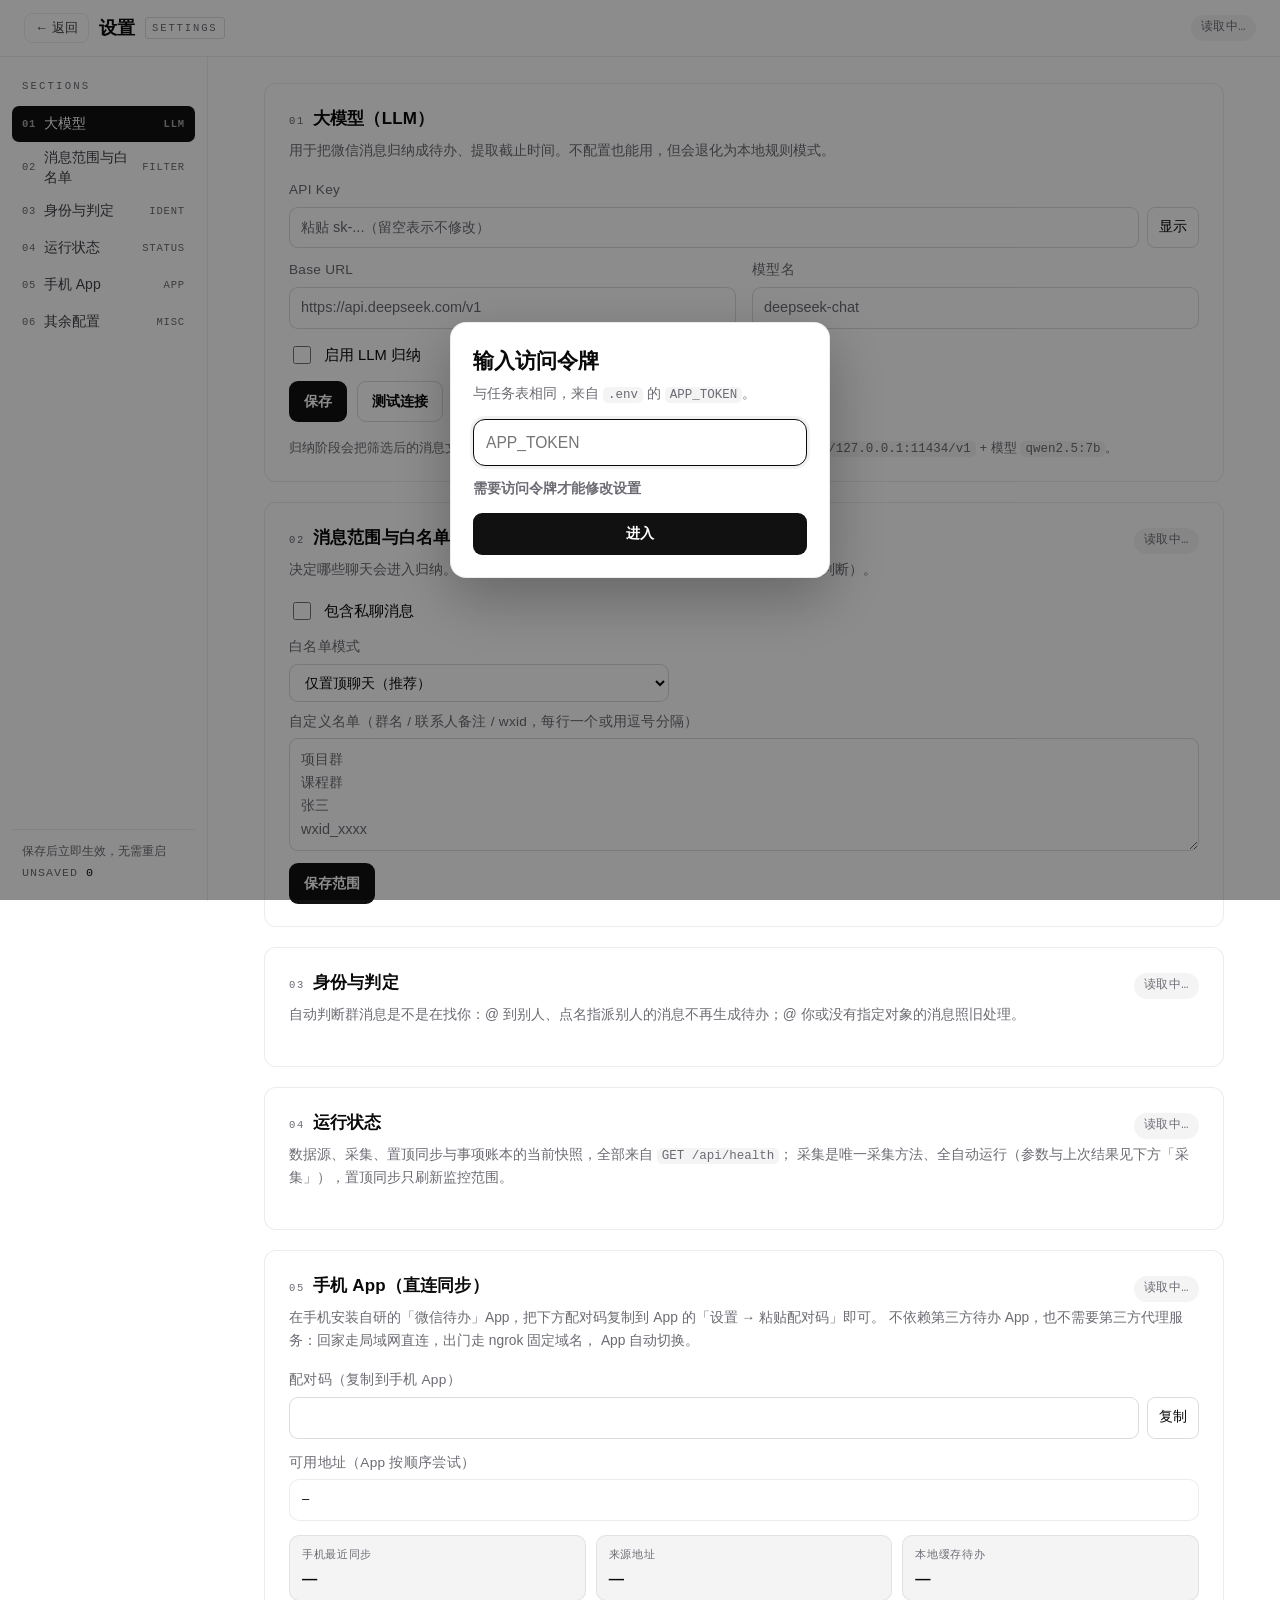
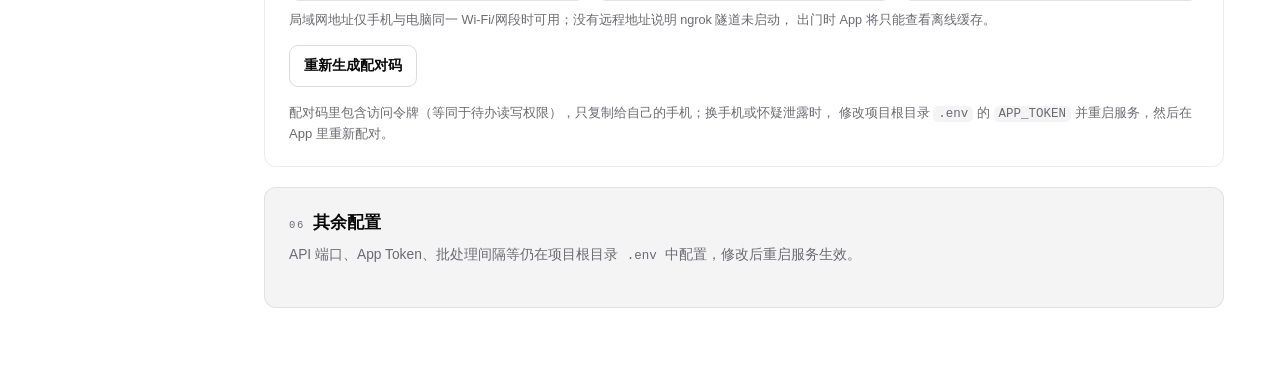
<file: web/settings.html>
<!doctype html>
<html lang="zh-CN">
<head>
  <meta charset="utf-8">
  <meta name="viewport" content="width=device-width, initial-scale=1, viewport-fit=cover">
  <meta name="theme-color" content="#ffffff">
  <meta name="robots" content="noindex">
  <title>设置 · 微信待办</title>
  <link rel="icon" href="./icons/icon-192.png">
  <link rel="stylesheet" href="./styles.css">
  <link rel="stylesheet" href="./settings.css?v=20261031-1">
</head>
<body class="settings-page">
  <header class="settings-header">
    <div class="settings-header__inner">
      <a class="back-link" href="./">← 返回</a>
      <h1>设置</h1>
      <span class="settings-tag">SETTINGS</span>
      <span class="settings-header__spacer"></span>
      <span id="llmStatus" class="status-pill status-pill--muted">读取中…</span>
    </div>
  </header>

  <div class="settings-shell">
    <aside class="settings-rail" aria-label="设置分区导航">
      <p class="settings-rail__label">SECTIONS</p>
      <nav class="settings-nav">
        <a class="settings-nav-item is-active" href="#sec-llm" data-target="sec-llm">
          <span class="settings-nav-item__idx">01</span>
          <span class="settings-nav-item__text">大模型</span>
          <span class="settings-nav-item__code">LLM</span>
        </a>
        <a class="settings-nav-item" href="#sec-filter" data-target="sec-filter">
          <span class="settings-nav-item__idx">02</span>
          <span class="settings-nav-item__text">消息范围与白名单</span>
          <span class="settings-nav-item__code">FILTER</span>
        </a>
        <a class="settings-nav-item" href="#sec-identity" data-target="sec-identity">
          <span class="settings-nav-item__idx">03</span>
          <span class="settings-nav-item__text">身份与判定</span>
          <span class="settings-nav-item__code">IDENT</span>
        </a>
        <a class="settings-nav-item" href="#sec-status" data-target="sec-status">
          <span class="settings-nav-item__idx">04</span>
          <span class="settings-nav-item__text">运行状态</span>
          <span class="settings-nav-item__code">STATUS</span>
        </a>
        <a class="settings-nav-item" href="#appCard" data-target="appCard">
          <span class="settings-nav-item__idx">05</span>
          <span class="settings-nav-item__text">手机 App</span>
          <span class="settings-nav-item__code">APP</span>
        </a>
        <a class="settings-nav-item" href="#sec-other" data-target="sec-other">
          <span class="settings-nav-item__idx">06</span>
          <span class="settings-nav-item__text">其余配置</span>
          <span class="settings-nav-item__code">MISC</span>
        </a>
      </nav>
      <div class="settings-rail__foot">
        <p>保存后立即生效，无需重启</p>
        <p class="settings-rail__mono">UNSAVED <b id="dirtyCount">0</b></p>
      </div>
    </aside>

    <main class="settings-main">
      <div class="settings-cards">
        <section class="card settings-section" id="sec-llm">
          <div class="card-head">
            <h2><span class="card-kicker">01</span>大模型（LLM）</h2>
            <span id="llmKeyHint" class="key-hint"></span>
          </div>
          <p class="card-desc">
            用于把微信消息归纳成待办、提取截止时间。不配置也能用，但会退化为本地规则模式。
          </p>

          <form id="llmForm" novalidate>
            <label class="field">
              <span>API Key</span>
              <div class="key-row">
                <input id="apiKey" type="password" autocomplete="new-password" spellcheck="false"
                       placeholder="粘贴 sk-...（留空表示不修改）">
                <button type="button" id="toggleKey" class="mini-btn">显示</button>
              </div>
            </label>

            <div class="field-row">
              <label class="field">
                <span>Base URL</span>
                <input id="baseUrl" type="url" autocomplete="off" spellcheck="false"
                       placeholder="https://api.deepseek.com/v1">
              </label>

              <label class="field">
                <span>模型名</span>
                <input id="model" type="text" autocomplete="off" spellcheck="false"
                       placeholder="deepseek-chat">
              </label>
            </div>

            <label class="switch-row">
              <input id="enabled" type="checkbox">
              <span>启用 LLM 归纳</span>
            </label>

            <p id="formError" class="form-error" hidden></p>

            <div class="form-actions">
              <button type="submit" id="saveBtn" class="btn-primary">保存</button>
              <button type="button" id="testBtn" class="btn-secondary">测试连接</button>
              <button type="button" id="clearBtn" class="btn-ghost">清除 Key</button>
            </div>
          </form>

          <p id="testResult" class="test-result" hidden></p>

          <p class="privacy-note">
            归纳阶段会把筛选后的消息文本发给你填写的 API。想完全本地运行，可填 Ollama：
            <code>http://127.0.0.1:11434/v1</code> + 模型 <code>qwen2.5:7b</code>。
          </p>
        </section>

        <section class="card settings-section" id="sec-filter">
          <div class="card-head">
            <h2><span class="card-kicker">02</span>消息范围与白名单</h2>
            <span id="filterStatus" class="status-pill status-pill--muted">读取中…</span>
          </div>
          <p class="card-desc">
            决定哪些聊天会进入归纳。置顶模式会自动同步微信里置顶的会话（群聊和私聊都按此判断）。
          </p>
          <form id="filterForm" novalidate>
            <label class="switch-row">
              <input id="includePrivate" type="checkbox">
              <span>包含私聊消息</span>
            </label>
            <label class="field field--sm">
              <span>白名单模式</span>
              <select id="whitelistMode" class="select-input">
                <option value="pinned">仅置顶聊天（推荐）</option>
                <option value="pinned_custom">置顶聊天 + 自定义名单</option>
                <option value="custom">仅自定义名单</option>
                <option value="all">全部群聊 / 私聊</option>
              </select>
            </label>
            <p id="pinnedInfo" class="hint-line"></p>
            <label class="field">
              <span>自定义名单（群名 / 联系人备注 / wxid，每行一个或用逗号分隔）</span>
              <textarea id="whitelist" class="textarea-input" rows="4"
                        placeholder="项目群&#10;课程群&#10;张三&#10;wxid_xxxx"></textarea>
            </label>
            <p id="filterError" class="form-error" hidden></p>
            <div class="form-actions">
              <button type="submit" id="filterSaveBtn" class="btn-primary">保存范围</button>
            </div>
          </form>
        </section>

        <section class="card settings-section" id="sec-identity">
          <div class="card-head">
            <h2><span class="card-kicker">03</span>身份与判定</h2>
            <span id="identityStatus" class="status-pill status-pill--muted">读取中…</span>
          </div>
          <p class="card-desc">
            自动判断群消息是不是在找你：@ 到别人、点名指派别人的消息不再生成待办；@ 你或没有指定对象的消息照旧处理。
          </p>

          <div id="identityError" class="identity-error" hidden>
            <p id="identityErrorText">读取身份设置失败。</p>
            <button type="button" id="identityRetryBtn" class="mini-btn">重试</button>
          </div>

          <div id="identityBody" hidden>
            <div class="identity-summary">
              <div class="identity-summary-item">
                <span>我的微信账号</span>
                <strong id="identityAccount" class="identity-account">—</strong>
              </div>
              <div class="identity-summary-item">
                <span>识别来源</span>
                <strong id="identitySource">—</strong>
              </div>
            </div>

            <div class="identity-chips-row">
              <span class="identity-chips-label">自动识别昵称</span>
              <div id="identityAutoNames" class="identity-chips"></div>
            </div>

            <form id="identityForm" novalidate>
              <label class="field">
                <span>手动别名（每行一个，也可用逗号分隔）</span>
                <textarea id="identityNames" class="textarea-input" rows="3"
                          placeholder="大王&#10;老王&#10;001大王"></textarea>
              </label>
              <p class="hint-line">
                外号、同音字、错别字写法都可以填在这里；自动识别到的昵称不用重复填写。
              </p>

              <label class="field">
                <span>我的 wxid（可选，留空表示自动识别）</span>
                <input id="identityWxid" class="mono-input" type="text" autocomplete="off"
                       spellcheck="false" placeholder="留空表示自动识别（推荐）">
              </label>

              <label class="switch-row">
                <input id="identityFilter" type="checkbox">
                <span>启用「@/点名」过滤（指向他人的消息直接丢弃）</span>
              </label>
              <label class="switch-row">
                <input id="identityFuzzy" type="checkbox">
                <span>开启错别字 / 同音模糊匹配</span>
              </label>

              <p id="identityFormError" class="form-error" hidden></p>

              <div class="form-actions">
                <button type="submit" id="identitySaveBtn" class="btn-primary">保存身份与判定</button>
                <button type="button" id="identityRefreshBtn" class="btn-secondary">刷新身份</button>
              </div>
            </form>

            <div class="identity-subsection">
              <div class="identity-subhead">
                <h3 class="identity-subtitle">各群「我的群昵称」</h3>
                <span id="identityGroupsHint" class="key-hint"></span>
              </div>
              <div class="identity-table-wrap">
                <table class="identity-table" id="identityGroupsTable" hidden>
                  <thead>
                    <tr>
                      <th>群名</th>
                      <th>我的群昵称</th>
                      <th>成员</th>
                      <th>更新时间</th>
                      <th>状态</th>
                    </tr>
                  </thead>
                  <tbody id="identityGroupsBody"></tbody>
                </table>
              </div>
              <p id="identityGroupsEmpty" class="hint-line">
                还没有群成员缓存：收到该群消息或点「刷新身份」后显示。
              </p>
            </div>

            <div class="identity-subsection">
              <div class="identity-subhead">
                <h3 class="identity-subtitle">判定测试</h3>
                <span id="identityCheckHint" class="key-hint">不改动任何数据</span>
              </div>
              <p class="hint-line">
                粘贴一条群消息，先用规则判断它会「需要我参与 / @所有人 / 指向他人 / 未指定」。
              </p>
              <label class="field">
                <span>消息原文</span>
                <textarea id="identityCheckText" class="textarea-input" rows="2"
                          placeholder="@001大王 明天交表"></textarea>
              </label>
              <label class="field">
                <span>按哪个群判定（可选）</span>
                <select id="identityCheckGroup" class="select-input">
                  <option value="">不指定群（只用全局别名）</option>
                </select>
              </label>
              <div class="identity-examples">
                <button type="button" class="mini-btn" data-example="@001大王 明天交表">示例：@我</button>
                <button type="button" class="mini-btn" data-example="@某某 你去交一下表">示例：@别人</button>
                <button type="button" class="mini-btn" data-example="明天下午三点开会">示例：没指定对象</button>
              </div>
              <div class="form-actions">
                <button type="button" id="identityCheckBtn" class="btn-secondary">开始判定</button>
              </div>
              <p id="identityCheckError" class="test-result err" hidden></p>
              <div id="identityCheckResult" class="identity-result" hidden>
                <div class="identity-result-head">
                  <span id="identityVerdictBadge" class="identity-badge">—</span>
                  <span id="identityVerdictSource" class="key-hint"></span>
                </div>
                <dl class="identity-result-meta">
                  <div><dt>原因</dt><dd id="identityVerdictReason">—</dd></div>
                  <div><dt>命中对象</dt><dd id="identityVerdictTargets">—</dd></div>
                  <div><dt>群昵称</dt><dd id="identityVerdictNickname">—</dd></div>
                  <div><dt>成员数</dt><dd id="identityVerdictMembers">—</dd></div>
                </dl>
              </div>
            </div>

            <div class="identity-subsection">
              <div class="identity-subhead">
                <h3 class="identity-subtitle">最近过滤</h3>
                <span id="identityDropsCount" class="key-hint"></span>
              </div>
              <p id="identityJudgments" class="identity-meta-line"></p>
              <div class="identity-table-wrap">
                <table class="identity-table identity-table--drops" id="identityDropsTable" hidden>
                  <thead>
                    <tr>
                      <th>时间</th>
                      <th>群</th>
                      <th>发送者</th>
                      <th>命中对象</th>
                      <th>原文</th>
                    </tr>
                  </thead>
                  <tbody id="identityDropsBody"></tbody>
                </table>
              </div>
              <p id="identityDropsEmpty" class="hint-line">暂无过滤记录。</p>
            </div>
          </div>
        </section>

        <section class="card settings-section" id="sec-status">
          <div class="card-head">
            <h2><span class="card-kicker">04</span>运行状态</h2>
            <span id="statusPill" class="status-pill status-pill--muted">读取中…</span>
          </div>
          <p class="card-desc">
            数据源、采集、置顶同步与事项账本的当前快照，全部来自 <code>GET /api/health</code>；
            采集是唯一采集方法、全自动运行（参数与上次结果见下方「采集」），置顶同步只刷新监控范围。
          </p>

          <div id="statusError" class="identity-error" hidden>
            <p id="statusErrorText">读取运行状态失败。</p>
            <button type="button" id="statusRetryBtn" class="mini-btn">重试</button>
          </div>

          <div id="statusBody" hidden>
            <div class="identity-subsection">
              <div class="identity-subhead">
                <h3 class="identity-subtitle">数据源</h3>
              </div>
              <div class="caldav-meta status-grid">
                <div class="caldav-meta-item">
                  <span>类型</span>
                  <strong id="statusSourceType">—</strong>
                </div>
                <div class="caldav-meta-item">
                  <span>连接</span>
                  <strong id="statusSourceConnected">—</strong>
                </div>
                <div class="caldav-meta-item">
                  <span>上次采集</span>
                  <strong id="statusLastCollect">—</strong>
                </div>
                <div class="caldav-meta-item">
                  <span>最近消息</span>
                  <strong id="statusLastEvent">—</strong>
                </div>
              </div>
              <p id="statusSourceError" class="test-result err" hidden></p>
            </div>

            <div class="identity-subsection">
              <div class="identity-subhead">
                <h3 class="identity-subtitle">采集</h3>
                <span id="statusCatchupHint" class="key-hint"></span>
              </div>
              <div class="caldav-meta status-grid">
                <div class="caldav-meta-item">
                  <span>模式</span>
                  <strong id="statusCatchupMode">—</strong>
                </div>
                <div class="caldav-meta-item">
                  <span>间隔</span>
                  <strong id="statusCatchupInterval">—</strong>
                </div>
                <div class="caldav-meta-item">
                  <span>最小回看</span>
                  <strong id="statusCatchupLookback">—</strong>
                </div>
                <div class="caldav-meta-item">
                  <span>单会话最长回看</span>
                  <strong id="statusCatchupMax">—</strong>
                </div>
                <div class="caldav-meta-item">
                  <span>新会话回看</span>
                  <strong id="statusCatchupEmpty">—</strong>
                </div>
                <div class="caldav-meta-item">
                  <span>分页大小</span>
                  <strong id="statusCatchupPageSize">—</strong>
                </div>
                <div class="caldav-meta-item">
                  <span>每轮预算</span>
                  <strong id="statusCatchupBudget">—</strong>
                </div>
                <div class="caldav-meta-item">
                  <span>启动额外回补</span>
                  <strong id="statusCatchupBackfill">—</strong>
                </div>
                <div class="caldav-meta-item">
                  <span>晚到消息深扫</span>
                  <strong id="statusDeepScan">—</strong>
                </div>
                <div class="caldav-meta-item">
                  <span>会话水位</span>
                  <strong id="statusCatchupWatermarks">—</strong>
                </div>
                <div class="caldav-meta-item">
                  <span>localId 游标</span>
                  <strong id="statusCursorSessions">—</strong>
                </div>
                <div class="caldav-meta-item">
                  <span>待处理消息</span>
                  <strong id="statusCollectPendingMessages">—</strong>
                </div>
                <div class="caldav-meta-item">
                  <span>待处理会话</span>
                  <strong id="statusCollectPendingSessions">—</strong>
                </div>
                <div class="caldav-meta-item">
                  <span>重试上限</span>
                  <strong id="statusMaxAttempts">—</strong>
                </div>
                <div class="caldav-meta-item">
                  <span>失败队列</span>
                  <strong id="statusFailedMessages">—</strong>
                </div>
                <div class="caldav-meta-item">
                  <span>失败会话</span>
                  <strong id="statusFailedSessions">—</strong>
                </div>
                <div class="caldav-meta-item">
                  <span>采集降级</span>
                  <strong id="statusDegraded">—</strong>
                </div>
                <div class="caldav-meta-item">
                  <span>LLM 分片/回退</span>
                  <strong id="statusLlmFallback">—</strong>
                </div>
                <div class="caldav-meta-item">
                  <span>抽取上限</span>
                  <strong id="statusCapHits">—</strong>
                </div>
                <div class="caldav-meta-item">
                  <span>未生成待办</span>
                  <strong id="statusMessagesWithoutTask">—</strong>
                </div>
                <div class="caldav-meta-item">
                  <span>上次深扫</span>
                  <strong id="statusDeepScanLast">—</strong>
                </div>
                <div class="caldav-meta-item">
                  <span>分页读取放大</span>
                  <strong id="statusReadAmplification">—</strong>
                </div>
              </div>
              <p id="statusCatchupLast" class="hint-line">上次采集：尚未执行</p>
              <p class="hint-line">
                采集全自动运行：启动 8 秒后先按 localId 游标采集一次，之后每轮按游标续采
                （首次建立游标时按时间水位回看，能兜住「写入晚、业务时间旧」的晚到消息）；
                每轮拿到消息后在同一轮内按 LLM 批大小（<code>LLM_BATCH_MESSAGES</code>，默认 40 条/批）分片多次归并，
                同轮新建的待办合并成一条推送；
                单条消息处理失败最多重试「重试上限」次，超限进入失败队列并告警，
                不再阻塞同一会话的后续消息。
              </p>
              <p class="hint-line">
                降级 / 抽取上限 / 未生成待办数只表示本轮待办可能不完整（消息本身没有丢）；
                「分页读取放大」是分页读到的行数与重复行数，只用于观察读取量，不是数据错误。
              </p>
              <div class="form-actions">
                <button type="button" id="retryFailedBtn" class="btn-secondary">重试失败队列</button>
              </div>
              <p id="retryFailedResult" class="test-result" hidden></p>
            </div>

            <div class="identity-subsection">
              <div class="identity-subhead">
                <h3 class="identity-subtitle">置顶</h3>
                <span id="statusPinnedHint" class="key-hint"></span>
              </div>
              <div class="caldav-meta status-grid">
                <div class="caldav-meta-item">
                  <span>模式</span>
                  <strong id="statusWhitelistMode">—</strong>
                </div>
                <div class="caldav-meta-item">
                  <span>置顶数</span>
                  <strong id="statusPinnedCount">—</strong>
                </div>
                <div class="caldav-meta-item">
                  <span>就绪</span>
                  <strong id="statusPinnedReady">—</strong>
                </div>
              </div>
              <div class="form-actions">
                <button type="button" id="pinnedRefreshBtn" class="btn-secondary">同步置顶</button>
              </div>
              <p id="pinnedResult" class="test-result" hidden></p>
            </div>

            <div class="identity-subsection">
              <div class="identity-subhead">
                <h3 class="identity-subtitle">事项账本</h3>
              </div>
              <div class="caldav-meta status-grid">
                <div class="caldav-meta-item">
                  <span>开放事项</span>
                  <strong id="statusEventsOpen">—</strong>
                </div>
                <div class="caldav-meta-item">
                  <span>待处理会话</span>
                  <strong id="statusBufferedSessions">—</strong>
                </div>
                <div class="caldav-meta-item">
                  <span>待处理消息</span>
                  <strong id="statusBufferedMessages">—</strong>
                </div>
              </div>
            </div>

            <div class="identity-subsection">
              <div class="identity-subhead">
                <h3 class="identity-subtitle">概况</h3>
                <span id="statusVersion" class="key-hint"></span>
              </div>
              <div class="caldav-meta status-grid">
                <div class="caldav-meta-item">
                  <span>LLM</span>
                  <strong id="statusLlm">—</strong>
                </div>
                <div class="caldav-meta-item">
                  <span>待办</span>
                  <strong id="statusTasksPending">—</strong>
                </div>
              </div>
            </div>

            <div class="status-foot">
              <p class="hint-line">数字为服务端最近一次统计，点「刷新状态」重新读取；采集为全自动运行，明细见「采集」。</p>
              <div class="form-actions">
                <button type="button" id="statusRefreshBtn" class="btn-ghost">刷新状态</button>
              </div>
            </div>
          </div>
        </section>

        <section class="card settings-section" id="appCard">
          <div class="card-head">
            <h2><span class="card-kicker">05</span>手机 App（直连同步）</h2>
            <span id="appStatus" class="status-pill status-pill--muted">读取中…</span>
          </div>
          <p class="card-desc">
            在手机安装自研的「微信待办」App，把下方配对码复制到 App 的「设置 → 粘贴配对码」即可。
            不依赖第三方待办 App，也不需要第三方代理服务：回家走局域网直连，出门走 ngrok 固定域名，
            App 自动切换。
          </p>

          <div class="caldav-grid">
            <div class="caldav-row caldav-row--wide">
              <span class="caldav-label">配对码（复制到手机 App）</span>
              <div class="key-row">
                <input id="appPairCode" class="mono-input" type="text" readonly
                       autocomplete="off" spellcheck="false" aria-label="手机 App 配对码">
                <button type="button" id="appCopyCode" class="mini-btn">复制</button>
              </div>
            </div>
            <div class="caldav-row caldav-row--wide">
              <span class="caldav-label">可用地址（App 按顺序尝试）</span>
              <div id="appEndpoints" class="code-block app-endpoints" style="margin:0;white-space:pre-wrap">—</div>
            </div>
          </div>

          <div class="caldav-meta">
            <div class="caldav-meta-item">
              <span>手机最近同步</span>
              <strong id="appLastSync">—</strong>
            </div>
            <div class="caldav-meta-item">
              <span>来源地址</span>
              <strong id="appLastSyncClient">—</strong>
            </div>
            <div class="caldav-meta-item">
              <span>本地缓存待办</span>
              <strong id="appTaskCount">—</strong>
            </div>
          </div>

          <p class="hint-line" id="appPairHint">
            局域网地址仅手机与电脑同一 Wi-Fi/网段时可用；没有远程地址说明 ngrok 隧道未启动，
            出门时 App 将只能查看离线缓存。
          </p>
          <div class="form-actions">
            <button type="button" id="appPairReloadBtn" class="btn-secondary">重新生成配对码</button>
          </div>
          <p class="privacy-note">
            配对码里包含访问令牌（等同于待办读写权限），只复制给自己的手机；换手机或怀疑泄露时，
            修改项目根目录 <code>.env</code> 的 <code>APP_TOKEN</code> 并重启服务，然后在 App 里重新配对。
          </p>
        </section>

        <section class="card card--muted settings-section" id="sec-other">
          <div class="card-head">
            <h2><span class="card-kicker">06</span>其余配置</h2>
          </div>
          <p class="card-desc">
            API 端口、App Token、批处理间隔等仍在项目根目录 <code>.env</code> 中配置，修改后重启服务生效。
          </p>
        </section>
      </div>
    </main>
  </div>

  <div id="dirtyBar" class="save-bar" hidden role="region" aria-label="未保存修改">
    <div class="save-bar__inner">
      <span class="save-bar__dot" aria-hidden="true"></span>
      <span class="save-bar__text">有未保存修改</span>
      <span id="dirtySections" class="save-bar__sections" aria-live="polite"></span>
      <span class="save-bar__spacer"></span>
      <button type="button" id="dirtySaveBtn" class="btn-primary">保存</button>
      <button type="button" id="dirtyDiscardBtn" class="btn-secondary">放弃</button>
    </div>
  </div>

  <div id="authOverlay" class="auth-overlay" hidden>
    <form id="authForm" class="auth-dialog">
      <h2>输入访问令牌</h2>
      <p>与任务表相同，来自 <code>.env</code> 的 <code>APP_TOKEN</code>。</p>
      <input id="tokenInput" type="password" autocomplete="current-password" placeholder="APP_TOKEN">
      <p id="authError" class="form-error" hidden></p>
      <button type="submit" class="btn-primary">进入</button>
    </form>
  </div>

  <div id="toast" class="toast" hidden></div>
  <script src="./settings.js?v=20261031-2" defer></script>
</body>
</html>
</file>
<file: web/styles.css>
/* 微信待办 · 样式表
   白底黑白极简；移动端保持原布局（仅配色），桌面 ≥1024px 为三栏 + 详情栏 sci-fi 装饰。
   分节顺序：设计变量 → 基础 → 布局骨架 → 顶栏 → 标签栏 → 列表与卡片 → 详情 → 弹层/Toast →
             响应式 → 桌面三栏 → sci-fi 详情栏 → 宽屏占比 → 批量选择。
   注：2026-10-25 一次编码事故导致部分中文分节注释丢失（CSS 功能未受影响），此索引为补写。
*/


:root {
  color-scheme: light dark;

  --bg: #ffffff;
  --surface: #ffffff;
  --surface-hover: #fafafa;
  --surface-2: #f4f4f5;
  --surface-3: #ebebed;
  --top-bg: rgba(255, 255, 255, .88);
  --bg-glow: rgba(0, 0, 0, .03);
  --text: #0a0a0a;
  --text-2: #3f3f46;
  --text-3: #6b6b73;
  --muted: #6b6b73;
  --border: rgba(0, 0, 0, .075);
  --border-strong: rgba(0, 0, 0, .16);
  --check-border: rgba(0, 0, 0, .3);
  --line: rgba(0, 0, 0, .075);
  --line-2: rgba(0, 0, 0, .14);
  --hairline: rgba(0, 0, 0, .075);
  --hairline-strong: rgba(0, 0, 0, .22);
  --hover: rgba(0, 0, 0, .04);
  --hover-strong: rgba(0, 0, 0, .055);
  --track: rgba(0, 0, 0, .08);
  --dot-grid: rgba(0, 0, 0, .55);
  --hud-line: rgba(0, 0, 0, .32);
  --orbit-line: rgba(0, 0, 0, .16);
  --orbit-line-2: rgba(0, 0, 0, .13);
  --orbit-line-3: rgba(0, 0, 0, .1);
  --orbit-dial: rgba(0, 0, 0, .28);
  --orbit-core-ring: rgba(0, 0, 0, .22);
  --mark-line: rgba(0, 0, 0, .45);
  --mark-core: #0a0a0a;
  --selection: rgba(0, 0, 0, .12);
  --scroll-thumb: rgba(0, 0, 0, .16);

  --accent: #111111;
  --accent-ink: #ffffff;
  --green: #111111;
  --green-dark: #000000;
  --green-text: #111111;
  --green-soft: rgba(0, 0, 0, .055);
  --danger: #111111;
  --danger-soft: rgba(0, 0, 0, .05);
  --danger-border: rgba(0, 0, 0, .2);
  --warn: #3f3f46;
  --warn-soft: rgba(0, 0, 0, .05);

  --due-today: #3f3f46;
  --due-tomorrow: #3f3f46;
  --due-overdue: #111111;
  --due-normal: #52525b;
  --priority-high: #111111;
  --priority-normal: #52525b;
  --priority-low: #a1a1aa;

  --shadow-card: 0 1px 2px rgba(0, 0, 0, .035);
  --shadow-float: 0 10px 24px -12px rgba(0, 0, 0, .5), 0 2px 6px rgba(0, 0, 0, .16);
  --shadow-sheet: 0 -12px 48px rgba(0, 0, 0, .18);

  --sk-base: #efeff0;
  --sk-highlight: #fafafa;

  --mono: ui-monospace, "SFMono-Regular", "SF Mono", "Cascadia Mono", Consolas, "Liberation Mono", monospace;
  --font: -apple-system, BlinkMacSystemFont, "Segoe UI", "PingFang SC", "Hiragino Sans GB", "Microsoft YaHei", "Noto Sans SC", sans-serif;

  --radius-card: 16px;
  --safe-top: env(safe-area-inset-top, 0px);
  --safe-bottom: env(safe-area-inset-bottom, 0px);
}

@media (prefers-color-scheme: dark) {
  :root {
    --bg: #0b0b0c;
    --surface: #141416;
    --surface-hover: #19191b;
    --surface-2: #1e1e21;
    --surface-3: #28282c;
    --top-bg: rgba(11, 11, 12, .88);
    --bg-glow: rgba(255, 255, 255, .03);
    --text: #f2f2f3;
    --text-2: #c8c8ce;
    --text-3: #9b9ba4;
    --muted: #9b9ba4;
    --border: rgba(255, 255, 255, .08);
    --border-strong: rgba(255, 255, 255, .18);
    --check-border: rgba(255, 255, 255, .3);
    --line: rgba(255, 255, 255, .08);
    --line-2: rgba(255, 255, 255, .16);
    --hairline: rgba(255, 255, 255, .08);
    --hairline-strong: rgba(255, 255, 255, .26);
    --hover: rgba(255, 255, 255, .06);
    --hover-strong: rgba(255, 255, 255, .09);
    --track: rgba(255, 255, 255, .1);
    --dot-grid: rgba(255, 255, 255, .55);
    --hud-line: rgba(255, 255, 255, .34);
    --orbit-line: rgba(255, 255, 255, .2);
    --orbit-line-2: rgba(255, 255, 255, .16);
    --orbit-line-3: rgba(255, 255, 255, .13);
    --orbit-dial: rgba(255, 255, 255, .32);
    --orbit-core-ring: rgba(255, 255, 255, .24);
    --mark-line: rgba(255, 255, 255, .5);
    --mark-core: #e8e8ea;
    --selection: rgba(255, 255, 255, .18);
    --scroll-thumb: rgba(255, 255, 255, .18);

    --accent: #f2f2f3;
    --accent-ink: #0b0b0c;
    --green: #f2f2f3;
    --green-dark: #ffffff;
    --green-text: #f2f2f3;
    --green-soft: rgba(255, 255, 255, .08);
    --danger: #f2f2f3;
    --danger-soft: rgba(255, 255, 255, .06);
    --danger-border: rgba(255, 255, 255, .24);
    --warn: #d4d4d8;
    --warn-soft: rgba(255, 255, 255, .07);

    --due-today: #d4d4d8;
    --due-tomorrow: #d4d4d8;
    --due-overdue: #f2f2f3;
    --due-normal: #c8c8ce;
    --priority-high: #f2f2f3;
    --priority-normal: #c8c8ce;
    --priority-low: #6b6b73;

    --shadow-card: 0 1px 0 rgba(255, 255, 255, .02);
    --shadow-float: 0 12px 26px -12px rgba(0, 0, 0, .7), 0 2px 8px rgba(0, 0, 0, .5);
    --shadow-sheet: 0 -12px 48px rgba(0, 0, 0, .55);

    --sk-base: #1c1c1f;
    --sk-highlight: #252528;
  }
}

*,
*::before,
*::after {
  box-sizing: border-box;
  -webkit-tap-highlight-color: transparent;
}

[hidden] {
  display: none !important;
}

html {
  -webkit-text-size-adjust: 100%;
  text-size-adjust: 100%;
}

html,
body {
  margin: 0;
  padding: 0;
  max-width: 100%;
}

body {
  min-height: 100dvh;
  background: var(--bg);
  color: var(--text);
  font-family: var(--font);
  font-size: 15px;
  line-height: 1.5;
  overflow-x: clip;
  -webkit-font-smoothing: antialiased;
  -moz-osx-font-smoothing: grayscale;
}

body.sheet-open,
body.auth-open {
  overflow: hidden;
}

button,
input,
textarea,
select {
  font: inherit;
  color: inherit;
}

button {
  cursor: pointer;
  -webkit-user-select: none;
  user-select: none;
}

img,
svg {
  display: block;
}

h1,
h2,
h3,
p {
  overflow-wrap: anywhere;
}

code {
  padding: 1px 5px;
  border-radius: 5px;
  background: var(--surface-2);
  font-size: .92em;
  font-family: var(--mono);
}

::selection {
  background: var(--selection);
}

:focus-visible {
  outline: 2px solid var(--text);
  outline-offset: 2px;
}

.sr-only {
  position: absolute;
  width: 1px;
  height: 1px;
  padding: 0;
  margin: -1px;
  overflow: hidden;
  clip: rect(0 0 0 0);
  white-space: nowrap;
  border: 0;
}

.skip-link {
  position: fixed;
  top: -60px;
  left: 12px;
  z-index: 200;
  padding: 10px 14px;
  border: 1px solid var(--border-strong);
  border-radius: 10px;
  background: var(--surface);
  color: var(--text);
  font-size: 13px;
  text-decoration: none;
  box-shadow: var(--shadow-card);
  transition: top .18s ease;
}

.skip-link:focus {
  top: calc(10px + var(--safe-top));
}

.app-shell {
  position: relative;
  width: 100%;
  max-width: 720px;
  min-height: 100dvh;
  margin: 0 auto;
}

.app-top {
  position: sticky;
  top: 0;
  z-index: 30;
  padding-top: var(--safe-top);
  border-bottom: 1px solid var(--border);
  background: var(--top-bg);
  -webkit-backdrop-filter: blur(18px) saturate(1.2);
  backdrop-filter: blur(18px) saturate(1.2);
}

@supports not ((-webkit-backdrop-filter: blur(1px)) or (backdrop-filter: blur(1px))) {
  .app-top {
    background: var(--bg);
  }
}

.main {
  padding: 12px 16px calc(116px + var(--safe-bottom));
}

.rail {
  display: none;
}

.nav-item {
  display: flex;
  align-items: center;
  gap: 9px;
  padding: 0 10px;
  border: 0;
  background: none;
  color: var(--text-2);
  font-size: 12.5px;
  text-align: left;
}

.nav-item svg {
  flex: none;
  width: 14px;
  height: 14px;
  fill: none;
  stroke: currentColor;
  stroke-width: 1.6;
}

.header {
  display: flex;
  align-items: center;
  gap: 10px;
  min-height: 44px;
  padding: 10px 16px 8px;
}

.topbar {
  display: flex;
  align-items: center;
  gap: 10px;
  min-height: 52px;
  padding: 10px 16px 8px;
}

.brand {
  display: flex;
  align-items: center;
  gap: 8px;
  min-width: 0;
}

.brand-logo {
  flex: none;
  width: 28px;
  height: 28px;
  border-radius: 8px;
  filter: grayscale(1);
}

.orbit-mark {
  position: relative;
  display: block;
  flex: none;
  width: 22px;
  height: 22px;
}

.orbit-mark i {
  position: absolute;
  inset: 0;
  border: 1px solid var(--mark-line);
  border-radius: 50%;
}

.orbit-mark i:first-child {
  transform: rotate(-28deg) scaleY(.42);
}

.orbit-mark i:nth-child(2) {
  transform: rotate(62deg) scaleY(.42);
}

.orbit-mark b {
  position: absolute;
  inset: 7px;
  border-radius: 50%;
  background: radial-gradient(circle at 35% 30%, var(--text-3), var(--mark-core) 72%);
}

.brand-title {
  margin: 0;
  color: var(--text);
  font-size: 17px;
  font-weight: 650;
  letter-spacing: .01em;
  line-height: 1.2;
  white-space: nowrap;
}

.brand-tag {
  display: none;
  color: var(--text-3);
  font-family: var(--mono);
  font-size: 9px;
  letter-spacing: .22em;
  white-space: nowrap;
}

.search {
  display: none;
}

.search-kbd {
  display: none;
}

.top-right {
  display: flex;
  align-items: center;
  gap: 8px;
  min-width: 0;
  margin-left: auto;
}

.sync {
  display: inline-flex;
  align-items: center;
  gap: 5px;
  min-width: 0;
}

.sync-dot {
  flex: none;
  width: 7px;
  height: 7px;
  border-radius: 50%;
  background: var(--text-3);
  transition: background-color .2s ease, box-shadow .2s ease;
}

.sync-dot[data-state="ok"] {
  background: var(--text);
  box-shadow: 0 0 0 3px var(--green-soft);
}

.sync-dot[data-state="syncing"] {
  background: var(--text-3);
  animation: dot-pulse 1.5s ease-in-out infinite;
}

.sync-dot[data-state="error"] {
  background: var(--text);
  box-shadow: 0 0 0 2px var(--border-strong);
}

.sync-dot[data-state="auth"] {
  background: var(--text-2);
}

.sync-text {
  overflow: hidden;
  color: var(--text-3);
  font-size: 11px;
  line-height: 1.2;
  white-space: nowrap;
  text-overflow: ellipsis;
}

.status {
  display: inline-flex;
  align-items: center;
  gap: 7px;
  padding: 4px 9px;
  border: 1px solid var(--line);
  border-radius: 999px;
}

.status em {
  width: 5px;
  height: 5px;
  border-radius: 50%;
  background: var(--text);
  font-style: normal;
}

.status small {
  color: var(--text-2);
  font-size: 11px;
}

.icon-btn {
  display: grid;
  flex: none;
  place-items: center;
  width: 36px;
  height: 36px;
  padding: 0;
  border: 1px solid var(--border);
  border-radius: 50%;
  background: var(--surface);
  color: var(--text-2);
  transition: background-color .15s ease, border-color .15s ease, transform .12s ease;
}

.icon-btn:hover {
  border-color: var(--border-strong);
  background: var(--surface-2);
  color: var(--text);
}

.icon-btn:active {
  transform: scale(.93);
}

.icon-btn svg {
  width: 17px;
  height: 17px;
}

.icon-btn.is-spinning svg {
  animation: spin .9s linear infinite;
}

.tabs-wrap {
  padding: 0 16px 10px;
}

.tabs {
  display: grid;
  grid-template-columns: repeat(4, minmax(0, 1fr));
  gap: 2px;
  padding: 3px;
  border: 1px solid var(--border);
  border-radius: 13px;
  background: var(--surface-2);
}

.tab {
  display: inline-flex;
  align-items: center;
  justify-content: center;
  gap: 4px;
  min-width: 0;
  min-height: 34px;
  padding: 6px 2px;
  border: 0;
  border-radius: 10px;
  background: transparent;
  color: var(--text-2);
  font-size: 13px;
  font-weight: 500;
  line-height: 1.2;
  transition: background-color .16s ease, color .16s ease, box-shadow .16s ease;
}

.tab[aria-selected="true"] {
  background: var(--surface);
  color: var(--text);
  font-weight: 650;
  box-shadow: 0 1px 4px rgba(0, 0, 0, .08);
}

.tab:active {
  transform: scale(.97);
}

.badge {
  display: inline-flex;
  align-items: center;
  justify-content: center;
  min-width: 16px;
  height: 16px;
  padding: 0 4px;
  border-radius: 8px;
  background: var(--track);
  color: var(--text-2);
  font-size: 10.5px;
  font-variant-numeric: tabular-nums;
  font-weight: 600;
  line-height: 1;
}

.tab[aria-selected="true"] .badge {
  background: var(--accent);
  color: var(--accent-ink);
}

.badge[data-zero="true"] {
  opacity: .62;
}

/* 批次 4（需求 D）：手机端「已完成」归档分段切换
   —— 桌面隐藏（仍用左侧导航）；<1024px 且在归档视图时显示，并吸顶在 sticky 头部下方 */
.mobile-archive {
  display: none;
}

.mobile-archive__inner {
  display: flex;
  gap: 2px;
  padding: 3px;
  border: 1px solid var(--border);
  border-radius: 12px;
  background: var(--surface-2);
}

.mobile-archive__btn {
  display: inline-flex;
  flex: 1 1 0;
  align-items: center;
  justify-content: center;
  gap: 5px;
  min-width: 0;
  min-height: 32px;
  padding: 4px 6px;
  border: 0;
  border-radius: 8px;
  background: transparent;
  color: var(--text-2);
  font-size: 13px;
  font-weight: 500;
  line-height: 1.2;
  transition: background-color .16s ease, color .16s ease, box-shadow .16s ease;
}

.mobile-archive__btn[aria-pressed="true"] {
  background: var(--surface);
  color: var(--text);
  font-weight: 650;
  box-shadow: 0 1px 4px rgba(0, 0, 0, .08);
}

.mobile-archive__btn:active {
  transform: scale(.97);
}

.mobile-archive__count {
  display: inline-flex;
  align-items: center;
  justify-content: center;
  min-width: 16px;
  height: 16px;
  padding: 0 4px;
  border-radius: 8px;
  background: var(--track);
  color: var(--text-2);
  font-size: 10.5px;
  font-variant-numeric: tabular-nums;
  font-weight: 600;
  line-height: 1;
}

.mobile-archive__btn[aria-pressed="true"] .mobile-archive__count {
  background: var(--accent);
  color: var(--accent-ink);
}

.mobile-archive__count[data-zero="true"] {
  opacity: .62;
}

@media (max-width: 1023px) {
  .mobile-archive:not([hidden]) {
    position: sticky;
    top: var(--app-top-h, 0px);
    z-index: 20;
    display: block;
    margin: -14px -16px 8px;
    padding: 14px 16px 8px;
    background: var(--top-bg);
    -webkit-backdrop-filter: blur(18px) saturate(1.2);
    backdrop-filter: blur(18px) saturate(1.2);
  }

  @supports not ((-webkit-backdrop-filter: blur(1px)) or (backdrop-filter: blur(1px))) {
    .mobile-archive:not([hidden]) {
      background: var(--bg);
    }
  }
}

.banner-slot:empty {
  display: none;
}

.banner {
  display: flex;
  align-items: flex-start;
  gap: 9px;
  margin-bottom: 10px;
  padding: 11px 12px;
  border: 1px solid var(--border);
  border-radius: 13px;
  font-size: 13px;
  line-height: 1.55;
}

.banner--error {
  border-color: var(--border-strong);
  background: var(--surface-2);
  color: var(--text);
}

.banner--warn {
  border-color: var(--border-strong);
  background: var(--surface-2);
  color: var(--text-2);
}

.banner-icon {
  flex: none;
  margin-top: 1px;
}

.banner-icon svg {
  width: 16px;
  height: 16px;
}

.banner-body {
  flex: 1;
  min-width: 0;
}

.banner-text {
  margin: 0;
}

.banner-retry {
  flex: none;
  align-self: center;
  padding: 2px;
  border: 0;
  background: transparent;
  color: inherit;
  font-size: 13px;
  font-weight: 650;
  text-decoration: underline;
  text-underline-offset: 2px;
}

/* 批次 4：数据源状态横幅 —— 重试 / 去设置操作区 + 错误详情 */
.banner-actions {
  display: flex;
  flex: none;
  align-items: center;
  align-self: center;
  gap: 10px;
}

.banner-detail {
  margin: 3px 0 0;
  color: var(--text-3);
  font-family: var(--mono);
  font-size: 11px;
  line-height: 1.5;
  overflow-wrap: anywhere;
}

.banner-link {
  flex: none;
  color: inherit;
  font-size: 13px;
  font-weight: 650;
  text-decoration: underline;
  text-underline-offset: 2px;
  white-space: nowrap;
}

.list-head {
  display: none;
}

.chip-btn {
  padding: 4px 9px;
  border: 1px solid var(--line);
  border-radius: 6px;
  background: none;
  color: var(--text-2);
  font-size: 11px;
  line-height: 1.4;
  white-space: nowrap;
  transition: color .15s ease, border-color .15s ease;
}

.chip-btn:hover {
  border-color: var(--line-2);
  color: var(--text);
}

.task-list {
  display: flex;
  flex-direction: column;
  gap: 8px;
  margin: 0;
  padding: 0;
  list-style: none;
}

.task-card,
.task {
  position: relative;
  display: flex;
  align-items: flex-start;
  gap: 12px;
  margin: 0;
  padding: 14px;
  border: 1px solid var(--border);
  border-radius: var(--radius-card);
  background: var(--surface);
  box-shadow: var(--shadow-card);
  list-style: none;
  cursor: pointer;
  transition: transform .12s ease, background-color .15s ease, border-color .15s ease;
}

.task-card.is-selected,
.task.is-selected {
  border-color: var(--border-strong);
  background: var(--surface-hover);
}

.task-card.is-overdue,
.task.is-overdue {
  border-color: var(--border-strong);
}

.task-card.is-overdue::before,
.task.is-overdue::before {
  content: "";
  position: absolute;
  top: 13px;
  bottom: 13px;
  left: 0;
  width: 2px;
  border-radius: 2px;
  background: var(--text);
}

.task-card:active,
.task:active {
  transform: scale(.988);
}

.task-check,
.check {
  display: grid;
  flex: none;
  place-items: center;
  width: 24px;
  height: 24px;
  margin-top: 1px;
  padding: 0;
  border: 1.8px solid var(--check-border);
  border-radius: 50%;
  background: transparent;
  color: var(--accent-ink);
  transition: background-color .15s ease, border-color .15s ease;
}

.task-check svg,
.check svg {
  width: 14px;
  height: 14px;
  opacity: 0;
  transition: opacity .12s ease;
}

.task-check[aria-checked="true"],
.check[aria-checked="true"] {
  border-color: var(--text);
  background: var(--text);
}

.task-check[aria-checked="true"] svg,
.check[aria-checked="true"] svg {
  opacity: 1;
}

.task-check:hover,
.check:hover {
  border-color: var(--text);
}

.task-body,
.task-main {
  flex: 1;
  min-width: 0;
}

.task-title {
  display: -webkit-box;
  overflow: hidden;
  margin: 0;
  color: var(--text);
  font-size: 15px;
  font-weight: 550;
  line-height: 1.45;
  overflow-wrap: anywhere;
  -webkit-box-orient: vertical;
  -webkit-line-clamp: 2;
}

.task-card.is-done .task-title,
.task.is-done .task-title {
  color: var(--text-3);
  text-decoration: line-through;
  text-decoration-color: var(--text-3);
}

.task-card.is-done .task-check,
.task.is-done .check,
.task-card.is-done .task-check[aria-checked="true"],
.task.is-done .check[aria-checked="true"] {
  border-color: var(--text);
  background: var(--text);
}

.task-meta {
  display: flex;
  flex-wrap: wrap;
  align-items: center;
  gap: 5px 8px;
  margin-top: 7px;
}

.due {
  display: inline-flex;
  align-items: center;
  gap: 4px;
  color: var(--due-normal);
  font-size: 12px;
  font-weight: 550;
  line-height: 1.4;
  white-space: nowrap;
}

.due svg {
  flex: none;
  width: 12px;
  height: 12px;
  opacity: .9;
}

.due--today {
  color: var(--due-today);
}

.due--tomorrow {
  color: var(--due-tomorrow);
}

.due--overdue {
  color: var(--due-overdue);
  font-weight: 650;
}

.due--normal {
  color: var(--due-normal);
}

.due--none {
  color: var(--text-3);
  font-weight: 400;
}

.pill {
  overflow: hidden;
  max-width: 46%;
  padding: 2px 8px;
  border-radius: 999px;
  background: var(--surface-2);
  color: var(--text-2);
  font-size: 11px;
  line-height: 1.5;
  white-space: nowrap;
  text-overflow: ellipsis;
}

.priority {
  flex: none;
  width: 8px;
  height: 8px;
  margin-top: 7px;
  border-radius: 50%;
  background: var(--priority-normal);
}

.priority--high {
  background: var(--priority-high);
}

.priority--normal {
  background: var(--priority-normal);
}

.priority--low {
  background: var(--priority-low);
}

.tag {
  display: inline-flex;
  align-items: center;
  gap: 5px;
  color: var(--text-3);
  font-family: var(--mono);
  font-size: 11px;
  line-height: 1.5;
}

.tag::before {
  content: "";
  flex: none;
  width: 3px;
  height: 3px;
  border-radius: 50%;
  background: currentColor;
}

.tag.t-strong {
  color: var(--text);
  font-weight: 600;
}

/* 批次 4：任务卡片 meta 的来源条数小标签（source_count > 1 才出现） */
.tag--source {
  flex: none;
  padding: 0 6px;
  border: 1px solid var(--border);
  border-radius: 4px;
  color: var(--text-3);
  white-space: nowrap;
}

.tag--source::before {
  content: none;
}

.pri {
  display: inline-flex;
  flex: none;
  align-self: center;
  padding: 1px 6px;
  border: 1px solid var(--border-strong);
  border-radius: 4px;
  color: var(--text-3);
  font-family: var(--mono);
  font-size: 9.5px;
  letter-spacing: .08em;
  line-height: 1.5;
}

.pri-high {
  border-color: var(--text);
  color: var(--text);
  font-weight: 600;
}

.pri-normal {
  color: var(--text-2);
}

.pri-low {
  color: var(--text-3);
}

.pri.priority {
  width: auto;
  height: auto;
  min-width: 0;
  margin: 0;
  border-radius: 4px;
  background: transparent;
}

.pri.priority--high,
.pri.priority--normal,
.pri.priority--low {
  background: transparent;
}

.pri .priority-dot {
  display: none;
}

.task-restore {
  flex: none;
  align-self: center;
  padding: 4px 10px;
  border: 1px solid var(--border-strong);
  border-radius: 6px;
  background: transparent;
  color: var(--text);
  font-size: 12px;
  font-weight: 600;
  line-height: 1.4;
  white-space: nowrap;
  transition: background-color .15s ease;
}

.task-restore:hover {
  background: var(--surface-2);
}

.group {
  display: flex;
  align-items: center;
  gap: 8px;
  min-height: 22px;
  margin: 12px 0 3px;
  padding: 0 8px;
}

.group h2 {
  margin: 0;
  color: var(--text-3);
  font-family: var(--mono);
  font-size: 9.5px;
  font-weight: 400;
  letter-spacing: .18em;
}

.group em {
  color: var(--text-3);
  font-family: var(--mono);
  font-size: 9.5px;
  font-style: normal;
}

.group .rule {
  flex: 1;
  height: 1px;
  background: var(--border);
}

.skeleton-list {
  display: flex;
  flex-direction: column;
  gap: 8px;
}

.skeleton-card {
  display: flex;
  gap: 12px;
  padding: 14px;
  border: 1px solid var(--border);
  border-radius: var(--radius-card);
  background: var(--surface);
  box-shadow: var(--shadow-card);
}

.skeleton-check {
  flex: none;
  width: 24px;
  height: 24px;
  border-radius: 50%;
  background: var(--sk-base);
}

.skeleton-body {
  display: flex;
  flex: 1;
  flex-direction: column;
  gap: 9px;
  padding-top: 1px;
}

.skeleton-line {
  height: 12px;
  border-radius: 6px;
  background-image: linear-gradient(100deg, var(--sk-base) 20%, var(--sk-highlight) 40%, var(--sk-base) 60%);
  background-size: 220% 100%;
  animation: shimmer 1.5s ease-in-out infinite;
}

.skeleton-line--title {
  width: 78%;
}

.skeleton-line--meta {
  width: 46%;
  height: 10px;
}

.state-view {
  padding: 54px 20px 40px;
  text-align: center;
}

.state-icon {
  display: grid;
  place-items: center;
  width: 60px;
  height: 60px;
  margin: 0 auto 16px;
  border: 1px solid var(--border);
  border-radius: 20px;
  background: var(--surface);
  color: var(--text);
  box-shadow: var(--shadow-card);
}

.state-icon svg {
  width: 27px;
  height: 27px;
}

.state-icon--error {
  color: var(--text);
}

.state-title {
  margin: 0 0 6px;
  font-size: 16px;
  font-weight: 650;
  line-height: 1.4;
}

.state-text {
  max-width: 300px;
  margin: 0 auto;
  color: var(--text-3);
  font-size: 13px;
  line-height: 1.65;
}

.state-retry {
  width: auto;
  min-width: 116px;
  margin-top: 18px;
  padding: 0 20px;
}

.empty-result {
  display: flex;
  flex-direction: column;
  align-items: center;
  gap: 6px;
  padding: 52px 20px;
  color: var(--text-3);
  font-size: 13px;
  line-height: 1.7;
  text-align: center;
}

.empty-result b {
  color: var(--text);
  font-size: 15px;
  font-weight: 600;
}

.fab {
  position: fixed;
  right: max(18px, calc((100vw - 720px) / 2 + 18px));
  bottom: calc(20px + var(--safe-bottom));
  z-index: 40;
  display: grid;
  place-items: center;
  width: 56px;
  height: 56px;
  padding: 0;
  border: 1px solid var(--accent);
  border-radius: 50%;
  background: var(--accent);
  color: var(--accent-ink);
  box-shadow: var(--shadow-float);
  transition: transform .14s ease, background-color .15s ease;
}

.fab svg {
  width: 26px;
  height: 26px;
}

.fab:hover {
  background: var(--green-dark);
}

.fab:active {
  transform: scale(.93);
}

.toast-region {
  position: fixed;
  bottom: calc(90px + var(--safe-bottom));
  left: 50%;
  z-index: 140;
  display: flex;
  flex-direction: column;
  align-items: center;
  gap: 8px;
  width: max-content;
  max-width: min(88vw, 420px);
  pointer-events: none;
  transform: translateX(-50%);
}

.toast {
  position: relative;
  display: flex;
  align-items: center;
  gap: 12px;
  overflow: hidden;
  max-width: 100%;
  padding: 9px 10px 9px 14px;
  border-radius: 10px;
  background: var(--accent);
  color: var(--accent-ink);
  box-shadow: 0 10px 30px -14px rgba(0, 0, 0, .5);
  font-size: 13px;
  font-weight: 500;
  line-height: 1.45;
  pointer-events: auto;
  animation: toast-in .2s ease both;
}

.toast-text {
  flex: 1;
  min-width: 0;
}

.toast-action {
  flex: none;
  padding: 3px 9px;
  border: 0;
  border-radius: 5px;
  background: var(--accent-ink);
  color: var(--accent);
  font-size: 12px;
  font-weight: 650;
  line-height: 1.4;
}

.toast-timer {
  position: absolute;
  bottom: 0;
  left: 0;
  width: 100%;
  height: 2px;
  background: currentColor;
  opacity: .45;
  transform-origin: left;
  animation: drain 5s linear forwards;
}

.toast--error .toast-text {
  font-weight: 650;
}

.toast--success .toast-text {
  font-weight: 500;
}

.toast :focus-visible {
  outline-color: var(--accent-ink);
  outline-offset: 1px;
}

.toast.is-leaving {
  opacity: 0;
  transform: translateY(6px);
  transition: opacity .18s ease, transform .18s ease;
}

/* ---------- 通用按钮 ---------- */
.btn {
  display: inline-flex;
  align-items: center;
  justify-content: center;
  gap: 6px;
  min-height: 44px;
  padding: 0 16px;
  border: 1px solid transparent;
  border-radius: 12px;
  background: transparent;
  color: var(--text);
  font-size: 15px;
  font-weight: 650;
  line-height: 1.2;
  transition: transform .12s ease, opacity .15s ease, background-color .15s ease, border-color .15s ease;
}

.btn svg {
  flex: none;
  width: 16px;
  height: 16px;
}

.btn:active {
  transform: translateY(1px) scale(.995);
}

.btn:disabled {
  opacity: .58;
  cursor: not-allowed;
  transform: none;
}

.btn-primary {
  border-color: var(--accent);
  background: var(--accent);
  color: var(--accent-ink);
}

.btn-primary:hover:not(:disabled) {
  opacity: .87;
}

.btn-secondary {
  background: var(--surface-2);
  color: var(--text);
}

.btn-secondary:hover:not(:disabled) {
  background: var(--surface-3);
}

.btn-ghost,
.btn-ghost-danger {
  border-color: var(--border-strong);
  background: transparent;
  color: var(--text);
}

.btn-ghost:hover:not(:disabled),
.btn-ghost-danger:hover:not(:disabled) {
  background: var(--surface-2);
}

.btn-block {
  width: 100%;
}

/* ---------- 抽屉 / 弹层 ---------- */
.sheet-overlay {
  position: fixed;
  inset: 0;
  z-index: 70;
  display: flex;
  align-items: flex-end;
  justify-content: center;
  pointer-events: none;
}

.sheet-overlay.is-open {
  pointer-events: auto;
}

.sheet-backdrop {
  position: absolute;
  inset: 0;
  background: rgba(0, 0, 0, .46);
  opacity: 0;
  transition: opacity .26s ease;
  -webkit-backdrop-filter: blur(2px);
  backdrop-filter: blur(2px);
}

.sheet-overlay.is-open .sheet-backdrop {
  opacity: 1;
}

.sheet {
  position: relative;
  display: flex;
  flex-direction: column;
  width: 100%;
  max-width: 720px;
  max-height: min(90dvh, 820px);
  overflow: hidden;
  border-radius: 22px 22px 0 0;
  background: var(--surface);
  box-shadow: var(--shadow-sheet);
  transform: translateY(102%);
  transition: transform .32s cubic-bezier(.22, .85, .24, 1);
  will-change: transform;
}

.sheet-overlay.is-open .sheet {
  transform: none;
}

.sheet--form {
  margin: 0;
}

.sheet-handle {
  flex: none;
  width: 40px;
  height: 4px;
  margin: 9px auto 3px;
  border-radius: 2px;
  background: var(--border-strong);
}

.sheet-close {
  position: absolute;
  top: 16px;
  right: 16px;
  z-index: 2;
  display: grid;
  place-items: center;
  width: 32px;
  height: 32px;
  padding: 0;
  border: 0;
  border-radius: 50%;
  background: var(--surface-2);
  color: var(--text-2);
  transition: background-color .15s ease;
}

.sheet-close:hover {
  background: var(--surface-3);
  color: var(--text);
}

.sheet-close svg {
  width: 16px;
  height: 16px;
}

.sheet-scroll {
  flex: 1 1 auto;
  min-height: 0;
  padding: 4px 20px 18px;
  overflow-y: auto;
  overscroll-behavior: contain;
  -webkit-overflow-scrolling: touch;
}

.sheet-footer {
  flex: none;
  padding: 12px 20px calc(12px + var(--safe-bottom));
  border-top: 1px solid var(--border);
  background: var(--surface);
}

.sheet-title {
  margin: 4px 44px 4px 0;
  font-size: 20px;
  font-weight: 650;
  line-height: 1.4;
}

.sheet-subtitle {
  margin: 0 0 20px;
  color: var(--text-3);
  font-size: 13px;
  line-height: 1.6;
}

.detail-title {
  margin: 4px 44px 10px 0;
  color: var(--text);
  font-size: 20px;
  font-weight: 650;
  line-height: 1.45;
}

.detail-chips,
.detail-tags {
  display: flex;
  flex-wrap: wrap;
  gap: 6px;
  margin-bottom: 12px;
}

.chip {
  display: inline-flex;
  align-items: center;
  gap: 5px;
  max-width: 100%;
  padding: 3px 9px;
  border: 1px solid var(--border);
  border-radius: 999px;
  background: var(--surface-2);
  color: var(--text-2);
  font-size: 11.5px;
  line-height: 1.5;
}

.chip.is-on {
  border-color: var(--accent);
  background: var(--accent);
  color: var(--accent-ink);
}

.chip--group {
  overflow: hidden;
  max-width: 60%;
  white-space: nowrap;
  text-overflow: ellipsis;
}

.chip--status.status-pending {
  border-color: transparent;
  background: var(--text);
  color: var(--bg);
  font-weight: 600;
}

.chip--status.status-done {
  border-color: transparent;
  background: var(--surface-2);
  color: var(--text-3);
}

.chip--status.status-snoozed {
  border-color: var(--border-strong);
  background: transparent;
  color: var(--text-2);
}

.chip--status.status-ignored {
  border-color: transparent;
  background: var(--surface-2);
  color: var(--text-3);
}

.chip .priority {
  width: 6px;
  height: 6px;
  margin: 0;
}

.detail-due {
  margin: 2px 0 0;
  font-size: 13px;
}

.detail-due svg {
  width: 14px;
  height: 14px;
}

.detail-section {
  margin-top: 20px;
}

.section-title {
  display: flex;
  align-items: center;
  gap: 6px;
  margin: 0 0 8px;
  color: var(--text-3);
  font-size: 12px;
  font-weight: 650;
  letter-spacing: .04em;
}

.section-count {
  display: inline-flex;
  align-items: center;
  justify-content: center;
  min-width: 16px;
  height: 16px;
  padding: 0 5px;
  border-radius: 8px;
  background: var(--surface-2);
  color: var(--text-3);
  font-size: 10px;
  font-weight: 600;
}

.notes {
  margin: 0;
  color: var(--text-2);
  font-size: 14px;
  line-height: 1.75;
  white-space: pre-wrap;
}

.sources {
  display: flex;
  flex-direction: column;
  gap: 8px;
}

.source {
  padding: 11px 12px;
  border: 1px solid var(--border);
  border-radius: 12px;
  background: var(--surface-2);
  color: var(--text-2);
  font-size: 13px;
  line-height: 1.65;
}

.source b {
  display: block;
  margin-bottom: 5px;
  color: var(--text-3);
  font-family: var(--mono);
  font-size: 9.5px;
  font-weight: 400;
  letter-spacing: .14em;
}

.source-content {
  margin: 0;
  color: var(--text-2);
  font-size: 13px;
  line-height: 1.65;
  white-space: pre-wrap;
}

.source-meta {
  margin: 7px 0 0;
  color: var(--text-3);
  font-size: 11px;
  line-height: 1.5;
}

.source-skeleton {
  height: 66px;
  border-radius: 12px;
  background-image: linear-gradient(100deg, var(--sk-base) 20%, var(--sk-highlight) 40%, var(--sk-base) 60%);
  background-size: 220% 100%;
  animation: shimmer 1.5s ease-in-out infinite;
}

.section-muted {
  margin: 0;
  color: var(--text-3);
  font-size: 13px;
  line-height: 1.6;
}

.section-error {
  display: flex;
  align-items: center;
  justify-content: space-between;
  gap: 10px;
  padding: 11px 12px;
  border: 1px solid var(--border-strong);
  border-radius: 12px;
  background: var(--surface-2);
  color: var(--text);
  font-size: 13px;
}

.inline-retry {
  flex: none;
  padding: 2px;
  border: 0;
  background: transparent;
  color: inherit;
  font-size: 13px;
  font-weight: 650;
  text-decoration: underline;
  text-underline-offset: 2px;
}

.sheet-actions {
  display: grid;
  grid-template-columns: 1fr 1fr;
  gap: 8px;
}

.sheet-action {
  min-height: 44px;
  padding: 0 10px;
  font-size: 14px;
}

.sheet-action--wide {
  grid-column: 1 / -1;
}

.detail-read {
  display: block;
  min-width: 0;
}

.detail-read .detail-title {
  margin: 0 0 10px;
  font-size: 18px;
  line-height: 1.4;
}

.detail-tags .tag {
  padding: 1px 0;
}

.detail-meta {
  display: flex;
  flex-direction: column;
  gap: 0;
  margin: 14px 0 0;
  padding: 0;
}

.detail-meta > div {
  display: flex;
  align-items: baseline;
  justify-content: space-between;
  gap: 16px;
  padding: 8px 0;
  border-bottom: 1px solid var(--border);
}

.detail-meta > div:last-child {
  border-bottom: 0;
}

.detail-meta dt {
  flex: none;
  color: var(--text-3);
  font-family: var(--mono);
  font-size: 10.5px;
  letter-spacing: .1em;
}

.detail-meta dd {
  max-width: 68%;
  margin: 0;
  color: var(--text);
  font-size: 13px;
  text-align: right;
  overflow-wrap: anywhere;
}

.detail-notes {
  margin-top: 18px;
  padding: 12px 14px;
  border-left: 2px solid var(--text);
  background: var(--surface-2);
}

.detail-notes b {
  display: block;
  margin-bottom: 4px;
  color: var(--text-3);
  font-family: var(--mono);
  font-size: 9.5px;
  font-weight: 400;
  letter-spacing: .16em;
}

.detail-notes p {
  margin: 0;
  color: var(--text-2);
  font-size: 13px;
  line-height: 1.7;
  white-space: pre-wrap;
}

/* 批次 4：所属事项（桌面右栏读态） */
.detail-event {
  margin-top: 18px;
  padding: 12px 14px;
  border: 1px solid var(--border);
  border-radius: 12px;
  background: var(--surface-2);
}

.detail-event-head {
  display: flex;
  align-items: center;
  justify-content: space-between;
  gap: 10px;
  margin-bottom: 6px;
}

.detail-event-head b {
  color: var(--text-3);
  font-family: var(--mono);
  font-size: 9.5px;
  font-weight: 400;
  letter-spacing: .16em;
}

.detail-event-title {
  margin: 0;
  color: var(--text);
  font-size: 14px;
  font-weight: 600;
  line-height: 1.55;
  overflow-wrap: anywhere;
}

.detail-event-summary {
  margin: 4px 0 0;
  color: var(--text-2);
  font-size: 13px;
  line-height: 1.7;
  overflow-wrap: anywhere;
}

.detail-event-meta {
  margin: 6px 0 0;
  color: var(--text-3);
  font-size: 11.5px;
  line-height: 1.5;
  overflow-wrap: anywhere;
}

/* 批次 4：来源原文区块标题 + 条数（桌面读态） */
.detail-sources {
  margin-top: 18px;
}

.detail-sources-title {
  margin: 0 0 6px;
  color: var(--text-3);
  font-family: var(--mono);
  font-size: 9.5px;
  font-weight: 400;
  letter-spacing: .14em;
}

.detail-sources .source + .source {
  margin-top: 6px;
}

/* 批次 4：所属事项状态标签（桌面 + 窄屏共用） */
.tag--event {
  flex: none;
  margin-left: auto;
  white-space: nowrap;
}

.tag--event-open {
  color: var(--text-2);
}

.tag--event-closed {
  color: var(--text-3);
}

/* 批次 4：窄屏抽屉里的所属事项正文（标题 / 摘要 / 群名） */
.event-title {
  color: var(--text);
  font-weight: 600;
}

.event-summary {
  margin-top: 6px;
}

.event-meta {
  margin: 8px 0 0;
  color: var(--text-3);
  font-size: 12px;
  line-height: 1.6;
  overflow-wrap: anywhere;
}

.detail-empty {
  display: flex;
  flex-direction: column;
  align-items: center;
  justify-content: center;
  gap: 8px;
  min-height: 200px;
  padding: 28px 16px;
  color: var(--text-3);
  font-size: 12.5px;
  line-height: 1.7;
  text-align: center;
}

.detail-empty b {
  color: var(--text);
  font-size: 13px;
  font-weight: 600;
  letter-spacing: .02em;
}

.detail {
  display: none;
}

.detail__head {
  position: relative;
  z-index: 2;
  display: flex;
  align-items: center;
  gap: 8px;
  padding: 14px 18px;
  border-bottom: 1px solid var(--line);
}

.detail__head .dot {
  flex: none;
  width: 4px;
  height: 4px;
  border-radius: 50%;
  background: var(--text);
}

.detail__head h2 {
  margin: 0;
  color: var(--text-2);
  font-size: 11.5px;
  font-weight: 500;
  letter-spacing: .02em;
}

.code {
  color: var(--text-3);
  font-family: var(--mono);
  font-size: 9px;
  letter-spacing: .14em;
}

.detail__head .code {
  margin-left: 6px;
}

.detail__head .state {
  margin-left: auto;
  padding: 1px 7px;
  border: 1px solid var(--text);
  border-radius: 3px;
  color: var(--text);
  font-family: var(--mono);
  font-size: 9px;
  letter-spacing: .12em;
  white-space: nowrap;
}

.detail__scroll {
  position: relative;
  z-index: 2;
  display: flex;
  flex: 1 1 auto;
  flex-direction: column;
  min-height: 0;
  padding: 18px;
  overflow-y: auto;
  overscroll-behavior: contain;
  scrollbar-width: thin;
  scrollbar-color: var(--scroll-thumb) transparent;
}

.detail__content {
  display: flex;
  flex-direction: column;
  min-width: 0;
}

.detail__foot {
  position: relative;
  z-index: 2;
  display: flex;
  flex: none;
  gap: 8px;
  padding: 12px 18px;
  border-top: 1px solid var(--line);
  background: var(--surface);
}

.detail__foot:empty {
  display: none;
}

.hud {
  display: none;
  position: absolute;
  z-index: 3;
  width: 11px;
  height: 11px;
  border-color: var(--hud-line);
  border-style: solid;
  border-width: 0;
  pointer-events: none;
}

.detail__art {
  display: none;
}

.orbit {
  position: relative;
  width: 168px;
  height: 168px;
  opacity: .5;
}

.orbit__ring {
  position: absolute;
  inset: 0;
  border: 1px solid var(--orbit-line);
  border-radius: 50%;
}

.orbit__ring.r2 {
  inset: 22px;
  border-style: dashed;
  border-color: var(--orbit-line-2);
}

.orbit__ring.r3 {
  inset: 46px;
  border-color: var(--orbit-line-3);
}

.orbit__dial {
  position: absolute;
  inset: -10px;
  border-radius: 50%;
  background: repeating-conic-gradient(from 0deg, var(--orbit-dial) 0deg .7deg, transparent .7deg 9deg);
  -webkit-mask: radial-gradient(closest-side, transparent 84%, #000 85%, #000 100%);
  mask: radial-gradient(closest-side, transparent 84%, #000 85%, #000 100%);
}

.orbit__core {
  position: absolute;
  top: 50%;
  left: 50%;
  width: 7px;
  height: 7px;
  margin: -3.5px 0 0 -3.5px;
  border-radius: 50%;
  background: var(--text);
}

.orbit__core::after {
  content: "";
  position: absolute;
  inset: -7px;
  border: 1px solid var(--orbit-core-ring);
  border-radius: 50%;
}

.orbit__sat {
  position: absolute;
  inset: 0;
  animation: spin 46s linear infinite;
}

.orbit__sat i {
  position: absolute;
  top: -3px;
  left: 50%;
  width: 6px;
  height: 6px;
  margin-left: -3px;
  border-radius: 50%;
  background: var(--text);
}

.orbit__sat.i2 {
  animation-duration: 74s;
  animation-direction: reverse;
}

.orbit__sat.i2 i {
  top: auto;
  bottom: -2.5px;
  width: 4px;
  height: 4px;
  margin-left: -2px;
  background: var(--text-3);
}

.detail__art p {
  margin: 0;
  color: var(--text-3);
  font-family: var(--mono);
  font-size: 8.5px;
  letter-spacing: .3em;
}

.edit-form {
  display: flex;
  flex-direction: column;
  min-width: 0;
}

.edit-form .input {
  font-size: 15px;
}

/* ---------- 表单 ---------- */
.field {
  display: flex;
  flex-direction: column;
  gap: 7px;
  margin-bottom: 16px;
}

.field label {
  color: var(--text-2);
  font-size: 13px;
  font-weight: 600;
}

.required {
  color: var(--text);
}

.optional {
  color: var(--text-3);
  font-weight: 400;
}

.input {
  width: 100%;
  min-height: 46px;
  padding: 11px 13px;
  border: 1px solid var(--border-strong);
  border-radius: 12px;
  outline: none;
  background: var(--surface-2);
  color: var(--text);
  font-size: 16px;
  line-height: 1.45;
  transition: border-color .15s ease, box-shadow .15s ease, background-color .15s ease;
}

.input::placeholder {
  color: var(--text-3);
}

.input:focus {
  border-color: var(--text);
  background: var(--surface);
  box-shadow: 0 0 0 3px var(--green-soft);
}

.input[aria-invalid="true"] {
  border-color: var(--text);
  box-shadow: 0 0 0 3px var(--danger-soft);
}

textarea.input {
  min-height: 92px;
  resize: vertical;
}

input[type="datetime-local"] {
  min-height: 46px;
}

input[type="datetime-local"]::-webkit-calendar-picker-indicator {
  opacity: .55;
  cursor: pointer;
}

.seg {
  display: grid;
  grid-template-columns: repeat(3, minmax(0, 1fr));
  gap: 6px;
}

.seg-btn {
  min-height: 38px;
  padding: 0 10px;
  border: 1px solid var(--border-strong);
  border-radius: 10px;
  background: transparent;
  color: var(--text-2);
  font-size: 14px;
  font-weight: 500;
  line-height: 1.2;
  transition: background-color .15s ease, border-color .15s ease, color .15s ease;
}

.seg-btn:hover {
  border-color: var(--text-2);
  color: var(--text);
}

.seg-btn.is-on {
  border-color: var(--accent);
  background: var(--accent);
  color: var(--accent-ink);
  font-weight: 650;
}

.chips {
  display: flex;
  flex-wrap: wrap;
  gap: 6px;
  margin-top: 8px;
}

.chips .chip {
  min-height: 34px;
  padding: 0 12px;
  border: 1px solid var(--border-strong);
  border-radius: 999px;
  background: transparent;
  color: var(--text-2);
  font-size: 12.5px;
  transition: background-color .15s ease, border-color .15s ease, color .15s ease;
}

.chips .chip:hover {
  border-color: var(--text-2);
  color: var(--text);
}

.chips .chip.is-on {
  border-color: var(--accent);
  background: var(--accent);
  color: var(--accent-ink);
  font-weight: 600;
}

.chips + input[type="datetime-local"],
.chips + .input {
  margin-top: 6px;
}

.form-error {
  margin: 0 0 8px;
  color: var(--text);
  font-size: 13px;
  font-weight: 600;
  line-height: 1.5;
}

/* ---------- 鉴权 ---------- */
.auth-overlay {
  position: fixed;
  inset: 0;
  z-index: 120;
  display: grid;
  place-items: center;
  padding: calc(24px + var(--safe-top)) 20px calc(24px + var(--safe-bottom));
  overflow-y: auto;
  background: var(--bg);
}

.auth-card {
  width: 100%;
  max-width: 356px;
  padding: 28px 24px 22px;
  border: 1px solid var(--border);
  border-radius: 22px;
  background: var(--surface);
  box-shadow: 0 24px 64px -34px rgba(0, 0, 0, .45);
  text-align: center;
  animation: card-in .22s ease both;
}

.auth-logo {
  width: 56px;
  height: 56px;
  margin: 0 auto;
  border-radius: 16px;
  filter: grayscale(1);
}

.auth-title {
  margin: 16px 0 6px;
  font-size: 20px;
  font-weight: 650;
  line-height: 1.35;
}

.auth-desc {
  margin: 0 0 20px;
  color: var(--text-2);
  font-size: 13px;
  line-height: 1.65;
}

.auth-form {
  display: flex;
  flex-direction: column;
  gap: 10px;
  text-align: left;
}

.token-field {
  position: relative;
}

.token-field .input {
  padding-right: 58px;
  font-family: var(--mono);
  font-size: 15px;
}

.token-toggle {
  position: absolute;
  top: 50%;
  right: 6px;
  padding: 6px 8px;
  border: 0;
  border-radius: 8px;
  background: transparent;
  color: var(--text);
  font-size: 12px;
  font-weight: 650;
  transform: translateY(-50%);
}

.auth-error {
  margin: 0;
  color: var(--text);
  font-size: 12.5px;
  font-weight: 600;
  line-height: 1.5;
}

.auth-status {
  display: inline-flex;
  align-items: center;
  justify-content: center;
  gap: 6px;
  margin-top: 18px;
  color: var(--text-3);
  font-size: 11.5px;
  line-height: 1.5;
}

.auth-note {
  margin: 12px 0 0;
  color: var(--text-3);
  font-size: 11px;
  line-height: 1.6;
}

/* ---------- 动画 ---------- */
@keyframes spin {
  to {
    transform: rotate(360deg);
  }
}

@keyframes dot-pulse {
  0%,
  100% {
    opacity: 1;
  }
  50% {
    opacity: .3;
  }
}

@keyframes shimmer {
  0% {
    background-position: 140% 0;
  }
  100% {
    background-position: -60% 0;
  }
}

@keyframes card-in {
  from {
    opacity: 0;
    transform: translateY(4px);
  }
  to {
    opacity: 1;
    transform: none;
  }
}

@keyframes toast-in {
  from {
    opacity: 0;
    transform: translateY(8px);
  }
  to {
    opacity: 1;
    transform: none;
  }
}

@keyframes drain {
  from {
    transform: scaleX(1);
  }
  to {
    transform: scaleX(0);
  }
}

@media (min-width: 600px) {
  .header {
    padding-right: 24px;
    padding-left: 24px;
  }

  .tabs-wrap {
    padding-right: 24px;
    padding-left: 24px;
  }

  .main {
    padding-right: 24px;
    padding-left: 24px;
  }
}

@media (min-width: 721px) {
  .app-shell {
    border-right: 1px solid var(--border);
    border-left: 1px solid var(--border);
  }

  .sheet {
    margin-bottom: 18px;
    border-radius: 22px;
  }

  .sheet-footer {
    padding-bottom: 12px;
  }
}

@media (max-width: 379px) {
  .sync-text {
    display: none;
  }

  .brand-title {
    font-size: 17px;
  }

  .header {
    padding-right: 12px;
    padding-left: 12px;
  }

  .topbar {
    padding-right: 12px;
    padding-left: 12px;
  }

  .tabs-wrap {
    padding-right: 12px;
    padding-left: 12px;
  }

  .main {
    padding-right: 12px;
    padding-left: 12px;
  }

  .tab {
    font-size: 12.5px;
  }

  .badge {
    min-width: 15px;
    height: 15px;
    font-size: 10px;
  }

  .task-card,
  .task {
    gap: 10px;
    padding: 13px 12px;
  }
}

/* ============================================================
   桌面布局（≥1024px）：顶栏 56px + 三栏 196 | 1fr | 388
   ============================================================ */
@media (min-width: 1024px) {
  html,
  body {
    height: 100%;
  }

  body {
    overflow: hidden;
    background: var(--bg);
  }

  .app-shell {
    display: flex;
    flex-direction: column;
    width: 100%;
    max-width: none;
    min-height: 0;
    height: 100dvh;
    margin: 0;
    border: 0;
    background: var(--bg);
  }

  .app-top {
    position: relative;
    top: auto;
    flex: none;
    padding-top: 0;
    border-bottom: 1px solid var(--line);
    background: var(--surface);
    -webkit-backdrop-filter: none;
    backdrop-filter: none;
  }

  .topbar {
    height: 56px;
    min-height: 56px;
    gap: 16px;
    padding: 0 20px;
  }

  .brand {
    gap: 10px;
    min-width: 186px;
  }

  .orbit-mark {
    width: 24px;
    height: 24px;
  }

  .orbit-mark b {
    inset: 8px;
  }

  .brand-title {
    font-size: 14.5px;
    font-weight: 600;
  }

  .brand-tag {
    display: inline-block;
  }

  .search {
    position: relative;
    display: flex;
    flex: 1;
    align-items: center;
    max-width: 440px;
    margin: 0 auto;
  }

  .search svg {
    position: absolute;
    top: 50%;
    left: 12px;
    width: 14px;
    height: 14px;
    stroke: var(--text-3);
    transform: translateY(-50%);
    pointer-events: none;
  }

  .search input {
    width: 100%;
    height: 32px;
    padding: 0 36px 0 33px;
    border: 1px solid var(--line);
    border-radius: 7px;
    outline: none;
    background: var(--surface-2);
    color: var(--text);
    font-size: 12.5px;
    line-height: 32px;
  }

  .search input::placeholder {
    color: var(--text-3);
  }

  .search input:focus {
    border-color: var(--line-2);
    background: var(--surface);
  }

  .search-kbd {
    position: absolute;
    top: 50%;
    right: 9px;
    display: inline-block;
    padding: 1px 5px;
    border: 1px solid var(--line);
    border-radius: 4px;
    color: var(--text-3);
    font-family: var(--mono);
    font-size: 9.5px;
    line-height: 1.5;
    transform: translateY(-50%);
    pointer-events: none;
  }

  .top-right {
    justify-content: flex-end;
    gap: 8px;
    min-width: 186px;
    margin-left: 0;
  }

  .sync {
    gap: 7px;
    padding: 4px 9px;
    border: 1px solid var(--line);
    border-radius: 999px;
  }

  .sync-dot {
    width: 5px;
    height: 5px;
  }

  .sync-text {
    font-size: 11px;
    color: var(--text-2);
  }

  .icon-btn {
    width: 32px;
    height: 32px;
    border-radius: 7px;
    border-color: var(--line);
    background: none;
    color: var(--text-2);
  }

  .icon-btn:hover {
    border-color: var(--line-2);
    background: none;
    color: var(--text);
  }

  .icon-btn svg {
    width: 15px;
    height: 15px;
  }

  .tabs-wrap,
  #tabs {
    display: none !important;
  }

  /* 三栏 */
  .shell {
    display: grid;
    flex: 1 1 auto;
    grid-template-columns: 196px minmax(0, 1fr) 388px;
    height: calc(100dvh - 56px);
    min-height: 0;
  }

  .rail {
    display: flex;
    flex-direction: column;
    gap: 1px;
    min-height: 0;
    padding: 14px 12px;
    overflow-y: auto;
    overscroll-behavior: contain;
    border-right: 1px solid var(--line);
    scrollbar-width: thin;
    scrollbar-color: var(--scroll-thumb) transparent;
  }

  .rail__label {
    padding: 8px 10px 5px;
    color: var(--text-3);
    font-family: var(--mono);
    font-size: 9px;
    letter-spacing: .2em;
    line-height: 1.5;
  }

  .nav-item {
    display: flex;
    align-items: center;
    gap: 9px;
    height: 32px;
    padding: 0 10px;
    border: 0;
    border-radius: 7px;
    background: none;
    color: var(--text-2);
    font-size: 12.5px;
    font-weight: 400;
    text-align: left;
    transition: background-color .14s ease, color .14s ease;
  }

  .nav-item:hover {
    background: var(--hover);
    color: var(--text);
  }

  .nav-item.is-active {
    background: var(--accent);
    color: var(--accent-ink);
    font-weight: 550;
  }

  .nav-item:focus-visible {
    outline-color: var(--text);
    outline-offset: 1px;
  }

  .nav-item svg {
    flex: none;
    width: 14px;
    height: 14px;
    fill: none;
    stroke: currentColor;
    stroke-width: 1.6;
  }

  .nav-item b {
    margin-left: auto;
    color: var(--text-3);
    font-family: var(--mono);
    font-size: 10.5px;
    font-weight: 400;
  }

  .nav-item.is-active b {
    color: inherit;
    opacity: .6;
  }

  .rail__sep {
    height: 1px;
    margin: 10px 8px;
    background: var(--line);
  }

  .rail__foot {
    margin-top: auto;
    padding: 12px 10px 2px;
    border-top: 1px solid var(--line);
  }

  .rail__foot p {
    display: flex;
    justify-content: space-between;
    margin: 0 0 7px;
    color: var(--text-3);
    font-family: var(--mono);
    font-size: 9.5px;
    letter-spacing: .06em;
  }

  .rail__foot p b {
    color: var(--text);
    font-weight: 400;
  }

  .rail__bar {
    height: 2px;
    overflow: hidden;
    background: var(--track);
  }

  .rail__bar i {
    display: block;
    width: 0;
    height: 100%;
    background: var(--text);
    transition: width .3s ease;
  }

  .main {
    display: flex;
    flex-direction: column;
    min-width: 0;
    min-height: 0;
    padding: 0;
    overflow: hidden;
    border-right: 1px solid var(--line);
    background: var(--bg);
  }

  .banner-slot:not(:empty) {
    flex: none;
    padding: 12px 18px 0;
  }

  .banner {
    margin-bottom: 0;
  }

  .list-head {
    display: flex;
    flex: none;
    align-items: center;
    gap: 10px;
    padding: 15px 18px 11px;
    border-bottom: 1px solid var(--line);
  }

  .list-title {
    margin: 0;
    color: var(--text);
    font-size: 14.5px;
    font-weight: 600;
    letter-spacing: .01em;
    line-height: 1.4;
  }

  .list-sub {
    color: var(--text-3);
    font-family: var(--mono);
    font-size: 10px;
    line-height: 1.5;
    white-space: nowrap;
  }

  .list-spacer {
    flex: 1;
  }

  .task-list {
    flex: 1 1 auto;
    gap: 2px;
    min-height: 0;
    padding: 8px 10px 16px;
    overflow-y: auto;
    overscroll-behavior: contain;
    scrollbar-width: thin;
    scrollbar-color: var(--scroll-thumb) transparent;
  }

  .skeleton-list {
    flex: none;
    padding: 8px 10px 16px;
  }

  .state-view {
    flex: 1 1 auto;
    overflow-y: auto;
  }

  .task-card,
  .task {
    gap: 11px;
    padding: 10px 12px;
    border-color: transparent;
    border-radius: 8px;
    background: transparent;
    box-shadow: none;
  }

  .task-card:hover,
  .task:hover {
    background: var(--hover);
  }

  .task-card.is-selected,
  .task.is-selected {
    border-color: var(--border);
    background: var(--hover-strong);
  }

  .task-card.is-overdue,
  .task.is-overdue {
    border-color: transparent;
  }

  .task-card.is-overdue::before,
  .task.is-overdue::before {
    top: 11px;
    bottom: 11px;
    left: 0;
    width: 2px;
    background: var(--text);
  }

  .task-check,
  .check {
    width: 16px;
    height: 16px;
    margin-top: 2px;
    border-width: 1.4px;
  }

  .task-check svg,
  .check svg {
    width: 10px;
    height: 10px;
  }

  .task-title {
    display: block;
    overflow: hidden;
    font-size: 13px;
    font-weight: 400;
    line-height: 1.5;
    white-space: nowrap;
    text-overflow: ellipsis;
    -webkit-line-clamp: unset;
  }

  .task-card.is-overdue .task-title,
  .task.is-overdue .task-title {
    font-weight: 600;
  }

  .task-card.is-done .task-title,
  .task.is-done .task-title {
    color: var(--text-3);
  }

  .task-meta {
    flex-wrap: nowrap;
    gap: 8px;
    margin-top: 4px;
    overflow: hidden;
  }

  .due {
    gap: 5px;
    font-family: var(--mono);
    font-size: 10px;
    font-weight: 400;
  }

  .due svg {
    width: 11px;
    height: 11px;
  }

  .tag {
    font-size: 10px;
  }

  .pill {
    max-width: 42%;
    padding: 0;
    background: transparent;
    color: var(--text-3);
    font-family: var(--mono);
    font-size: 10px;
  }

  .priority {
    width: 6px;
    height: 6px;
    margin-top: 7px;
  }

  .pri {
    font-size: 9.5px;
  }

  .task-restore {
    align-self: center;
    padding: 3px 9px;
    border-radius: 5px;
    font-size: 11px;
  }

  .group {
    margin-top: 10px;
  }

  .empty-result {
    padding: 64px 20px;
  }

  .fab,
  #addBtn {
    display: none !important;
  }

  .sheet-overlay {
    display: none;
    align-items: center;
    justify-content: center;
    padding: 24px;
  }

  .sheet-overlay.is-open {
    display: flex;
  }

  .sheet {
    max-width: 560px;
    max-height: min(86dvh, 760px);
    border-radius: 18px;
    box-shadow: var(--shadow-sheet);
    transform: none;
  }

  .sheet-overlay.is-open .sheet {
    transform: none;
  }

  .sheet-overlay .sheet-handle {
    display: none;
  }

  .sheet-footer {
    padding-bottom: 16px;
  }

  .sheet .btn {
    min-height: 42px;
    font-size: 14px;
  }

  #detailPanel {
    display: flex;
    flex-direction: column;
    min-width: 0;
    min-height: 0;
  }

  .detail {
    position: relative;
    display: flex;
    flex-direction: column;
    min-width: 0;
    min-height: 0;
    overflow: hidden;
    background: var(--surface);
  }

  .detail::before {
    content: "";
    position: absolute;
    inset: 0;
    z-index: 0;
    background-image: radial-gradient(var(--dot-grid) 1px, transparent 1px);
    background-size: 16px 16px;
    opacity: .1;
    -webkit-mask-image: linear-gradient(180deg, transparent 0%, #000 34%, #000 100%);
    mask-image: linear-gradient(180deg, transparent 0%, #000 34%, #000 100%);
    pointer-events: none;
  }

  .hud {
    display: block;
  }

  .hud-tl {
    top: 10px;
    left: 10px;
    border-top-width: 1px;
    border-left-width: 1px;
  }

  .hud-tr {
    top: 10px;
    right: 10px;
    border-top-width: 1px;
    border-right-width: 1px;
  }

  .hud-bl {
    bottom: 10px;
    left: 10px;
    border-bottom-width: 1px;
    border-left-width: 1px;
  }

  .hud-br {
    right: 10px;
    bottom: 10px;
    border-right-width: 1px;
    border-bottom-width: 1px;
  }

  .detail__head {
    padding: 14px 18px;
  }

  .detail__scroll {
    padding: 18px;
  }

  .detail__foot {
    padding: 12px 18px;
  }

  .detail__foot .btn {
    min-height: 34px;
    height: 34px;
    padding: 0 14px;
    border-radius: 6px;
    font-size: 12.5px;
  }

  .detail__foot .btn-primary {
    flex: 1;
  }

  .detail__art {
    display: flex;
    flex: none;
    flex-direction: column;
    align-items: center;
    gap: 10px;
    margin-top: auto;
    padding: 34px 0 6px;
  }

  .detail__art p {
    font-size: 8.5px;
  }

  .orbit {
    opacity: .5;
  }

  .detail-read .detail-title {
    font-size: 18px;
    margin: 0 0 10px;
  }

  .detail-meta {
    margin-top: 6px;
  }

  .detail-notes {
    margin-top: 18px;
    padding: 12px 14px;
  }

  .detail .source {
    padding: 6px 0 6px 12px;
    border: 0;
    border-left: 1px solid var(--hairline-strong);
    border-radius: 0;
    background: transparent;
    color: var(--text-3);
    font-size: 11.5px;
  }

  .detail .source b {
    margin-bottom: 4px;
  }

  .detail-empty {
    flex: 1 1 auto;
    min-height: 180px;
    padding: 28px 16px;
  }

  .edit-form .field {
    margin-bottom: 16px;
  }

  .edit-form .field label {
    display: block;
    margin-bottom: 6px;
    color: var(--text-3);
    font-family: var(--mono);
    font-size: 9px;
    font-weight: 400;
    letter-spacing: .18em;
  }

  .edit-form .input {
    min-height: 0;
    padding: 9px 10px;
    border-radius: 6px;
    font-size: 13px;
    line-height: 1.5;
  }

  .edit-form textarea.input {
    min-height: 88px;
    resize: none;
  }

  .edit-form .seg-btn {
    min-height: 30px;
    height: 30px;
    border-radius: 6px;
    font-size: 11.5px;
  }

  .edit-form .chips {
    margin-top: 0;
  }

  .edit-form .chips .chip {
    min-height: 28px;
    padding: 0 9px;
    border-radius: 6px;
    font-size: 11px;
  }

  .edit-form .form-error {
    margin-top: 4px;
  }

  /* Toast 桌面位置 */
  .toast-region {
    bottom: 24px;
    max-width: min(70vw, 460px);
  }
}

@media (prefers-reduced-motion: reduce) {
  *,
  *::before,
  *::after {
    scroll-behavior: auto !important;
    animation-duration: .001ms !important;
    animation-iteration-count: 1 !important;
    transition-duration: .001ms !important;
  }

  .skeleton-line,
  .source-skeleton {
    background-image: none;
    background-color: var(--sk-base);
  }

  .orbit__sat,
  .orbit__ring,
  .orbit__core,
  .orbit__dial,
  .sync-dot,
  .icon-btn.is-spinning svg,
  .toast-timer {
    animation: none !important;
  }

  .toast-timer {
    transform: scaleX(1);
  }
}

/* ============================================================



   ============================================================ */
@media (min-width: 1600px) {
  .shell {
    grid-template-columns: clamp(200px, 13vw, 320px) minmax(0, 1fr) clamp(420px, 30vw, 780px);
  }

  .app-shell {
    max-width: 2208px;
    margin-right: auto;
    margin-left: auto;
    border-right: 1px solid var(--line);
    border-left: 1px solid var(--line);
  }

  .list-head {
    padding-right: 24px;
    padding-left: 24px;
  }

  .task-list,
  .skeleton-list {
    padding-right: 16px;
    padding-left: 16px;
  }

  .detail__scroll {
    padding: 20px 22px;
  }
}


/* ============================================================
   批次 3：批量选择（桌面）
   ============================================================ */
.bulk-bar {
  position: fixed;
  left: 50%;
  bottom: 24px;
  z-index: 45;
  display: flex;
  align-items: center;
  gap: 8px;
  max-width: calc(100vw - 48px);
  padding: 8px 10px;
  border-radius: 10px;
  background: #111;
  color: #fff;
  box-shadow: 0 20px 44px -18px rgba(0, 0, 0, .55);
  transform: translateX(-50%);
  white-space: nowrap;
}

.bulk-bar[hidden] {
  display: none;
}

.bulk-count {
  padding: 0 6px;
  color: rgba(255, 255, 255, .78);
  font-family: var(--mono);
  font-size: 11.5px;
}

.bulk-spacer {
  flex: 1;
  min-width: 12px;
}

.bulk-btn {
  height: 30px;
  padding: 0 12px;
  border: 1px solid rgba(255, 255, 255, .26);
  border-radius: 6px;
  background: transparent;
  color: #fff;
  font-family: inherit;
  font-size: 12px;
  cursor: pointer;
}

.bulk-btn:hover {
  background: rgba(255, 255, 255, .12);
}

.bulk-btn--solid {
  border-color: #fff;
  background: #fff;
  color: #111;
  font-weight: 600;
}

.bulk-btn--solid:hover {
  background: #ededed;
}

.bulk-btn--ghost {
  border-color: transparent;
  color: rgba(255, 255, 255, .72);
}

.bulk-btn--ghost:hover {
  background: rgba(255, 255, 255, .10);
  color: #fff;
}

.bulk-btn[hidden] {
  display: none;
}

.task.is-select-mode {
  cursor: default;
}

.task-pick {
  display: grid;
  flex: none;
  place-items: center;
  width: 16px;
  height: 16px;
  margin-top: 2px;
  border: 1.4px solid rgba(0, 0, 0, .30);
  border-radius: 4px;
  background: #fff;
  cursor: pointer;
}

.task-pick.is-on {
  border-color: var(--text);
  background: var(--text);
}

.task-pick.is-on::after {
  content: "";
  width: 8px;
  height: 4px;
  border-bottom: 1.6px solid #fff;
  border-left: 1.6px solid #fff;
  transform: rotate(-45deg) translate(1px, -1px);
}

.task.is-picked {
  background: rgba(0, 0, 0, .045);
  border-color: rgba(0, 0, 0, .10);
}

.task.is-select-mode.is-picked .task-title {
  font-weight: 600;
}

.btn-danger {
  border-color: rgba(0, 0, 0, .35);
  color: var(--text);
}

.btn-danger:hover {
  background: rgba(0, 0, 0, .06);
}

@media (prefers-color-scheme: dark) {
  .bulk-bar {
    background: #f4f4f5;
    color: #0a0a0a;
  }

  .bulk-count {
    color: rgba(0, 0, 0, .70);
  }

  .bulk-btn {
    border-color: rgba(0, 0, 0, .28);
    color: #0a0a0a;
  }

  .bulk-btn:hover {
    background: rgba(0, 0, 0, .08);
  }

  .bulk-btn--solid {
    border-color: #111;
    background: #111;
    color: #fff;
  }

  .bulk-btn--ghost {
    border-color: transparent;
    color: rgba(0, 0, 0, .68);
  }

  .bulk-btn--ghost:hover {
    background: rgba(0, 0, 0, .08);
    color: #0a0a0a;
  }

  .task-pick {
    border-color: rgba(255, 255, 255, .34);
    background: #111;
  }

  .task-pick.is-on {
    border-color: #f4f4f5;
    background: #f4f4f5;
  }

  .task-pick.is-on::after {
    border-color: #0a0a0a;
  }

  .task.is-picked {
    background: rgba(255, 255, 255, .06);
    border-color: rgba(255, 255, 255, .12);
  }

  .btn-danger {
    border-color: rgba(255, 255, 255, .35);
  }

  .btn-danger:hover {
    background: rgba(255, 255, 255, .08);
  }
}

/* 窄屏不做批量选择（留给手机端专项批次） */
@media (max-width: 1023px) {
  .bulk-bar {
    display: none !important;
  }
}


/* ============================================================
   可读性专项（batch 4）：字号阶梯 + 随屏宽自适应
   —— 本段是覆盖层，只调整字号 / 行高 / 间距 / 栏宽 / 控件尺寸，
      不改 DOM、类名与黑白灰配色。所有 --fs-* 用 clamp() 随 vw 线性放大，
      保证 1024 / 1440 / 1920 / 2560 逐档变大且不低于验收下限。
   同步调整：任务行内边距、行距、勾选框 18px、左导航 208px（≥1600 216px）、
            详情栏 420px（≥1600 clamp 460–820）、Toast 允许换行。
   ============================================================ */

:root {
  /* 基础字号阶梯（Lead 建议值） */
  --fs-mono: clamp(10.5px, calc(.18vw + 8px), 13px);
  --fs-xs: clamp(11.5px, calc(.20vw + 8.4px), 14px);
  --fs-sm: clamp(12.5px, calc(.25vw + 8.5px), 15.5px);
  --fs-md: clamp(14px, calc(.30vw + 9.2px), 17px);
  --fs-base: clamp(15px, calc(.35vw + 9.4px), 18.5px);
  --fs-lg: clamp(16.5px, calc(.40vw + 10px), 20px);
  --fs-xl: clamp(20px, calc(.55vw + 11.2px), 26px);

  /* 专项元素：按验收下限反推的独立阶梯 */
  --fs-task: clamp(15px, calc(.42vw + 9.9px), 20px);
  --fs-meta: clamp(12px, calc(.26vw + 9.5px), 15.5px);
  --fs-group: clamp(10.5px, calc(.22vw + 8.2px), 13.5px);
  --fs-nav: clamp(14px, calc(.32vw + 9.6px), 17px);
  --fs-rail-label: clamp(10.5px, calc(.20vw + 8.1px), 13px);
  --fs-list-title: clamp(17px, calc(.42vw + 11px), 21px);
  --fs-list-sub: clamp(11.5px, calc(.26vw + 9.3px), 14px);
  --fs-detail-title: clamp(21px, calc(.6vw + 12px), 28px);
  --fs-detail-dt: clamp(11px, calc(.28vw + 8.2px), 14px);
  --fs-detail-dd: clamp(13.5px, calc(.30vw + 10.3px), 16.5px);
  --fs-detail-body: clamp(13.5px, calc(.32vw + 10.2px), 16.5px);
  --fs-btn: clamp(13px, calc(.32vw + 9.4px), 16px);
  --fs-input: clamp(14px, calc(.32vw + 10.4px), 17px);
  --fs-toast: clamp(12.5px, calc(.30vw + 9.5px), 15.5px);
  --fs-brand: clamp(16px, calc(.38vw + 11.1px), 20px);
}

/* 共享修正：允许换行 / 不裁切 */
.toast {
  max-width: 100%;
  white-space: normal;
}

.toast-text {
  overflow-wrap: anywhere;
}

.detail-meta dt {
  white-space: nowrap;
}

.detail-meta dd {
  overflow-wrap: anywhere;
}

.bulk-bar {
  max-width: calc(100vw - 40px);
}

/* ---------------- 窄屏 <1024：保持原布局，仅放大字号与触控尺寸 ---------------- */
@media (max-width: 1023px) {
  body {
    font-size: 16px;
  }

  .topbar {
    min-height: 56px;
    padding: 10px 14px;
    gap: 10px;
  }

  .brand-title {
    font-size: 18px;
  }

  .sync-text {
    font-size: 12px;
  }

  .sync-dot {
    width: 8px;
    height: 8px;
  }

  .icon-btn {
    width: 38px;
    height: 38px;
  }

  .icon-btn svg {
    width: 18px;
    height: 18px;
  }

  .tabs {
    padding: 4px;
    border-radius: 14px;
  }

  .tab {
    min-height: 38px;
    gap: 5px;
    font-size: 13.5px;
  }

  .mobile-archive__btn {
    min-height: 36px;
    font-size: 13.5px;
  }

  .mobile-archive__count {
    min-width: 18px;
    height: 18px;
    border-radius: 9px;
    font-size: 11px;
  }

  .badge {
    min-width: 18px;
    height: 18px;
    padding: 0 5px;
    border-radius: 9px;
    font-size: 11px;
  }

  .main {
    padding: 14px 16px calc(120px + var(--safe-bottom));
  }

  .task-list {
    gap: 10px;
  }

  .task-card,
  .task {
    gap: 12px;
    padding: 15px 14px;
  }

  .task-title {
    font-size: 16.5px;
    line-height: 1.45;
  }

  .task-check,
  .check {
    width: 26px;
    height: 26px;
  }

  .task-check svg,
  .check svg {
    width: 15px;
    height: 15px;
  }

  .task-meta {
    gap: 6px 10px;
    margin-top: 8px;
  }

  .due {
    gap: 5px;
    font-size: 12.5px;
  }

  .due svg {
    width: 13px;
    height: 13px;
  }

  .pill {
    max-width: 52%;
    padding: 2px 9px;
    font-size: 12.5px;
  }

  .tag {
    font-size: 12.5px;
  }

  .tag--source {
    padding: 1px 7px;
  }

  .pri {
    padding: 2px 8px;
    font-size: 12px;
  }

  .task-restore {
    padding: 6px 12px;
    font-size: 13.5px;
  }

  .group {
    min-height: 26px;
    margin: 16px 0 5px;
    padding: 0 6px;
  }

  .group h2,
  .group h3,
  .group em {
    font-size: 12px;
  }

  .list-title {
    font-size: 22px;
  }

  .list-sub {
    font-size: 13px;
  }

  .chip {
    padding: 4px 10px;
    font-size: 13px;
  }

  .detail-title {
    margin: 4px 44px 10px 0;
    font-size: 20px;
    line-height: 1.4;
  }

  .detail-chips,
  .detail-tags {
    gap: 8px;
    margin-bottom: 14px;
  }

  .detail-due {
    font-size: 14px;
  }

  .detail-meta > div {
    padding: 9px 0;
    gap: 14px;
  }

  .detail-meta dt {
    font-size: 12.5px;
  }

  .detail-meta dd {
    font-size: 14.5px;
    line-height: 1.5;
  }

  .detail-notes {
    margin-top: 20px;
    padding: 14px;
  }

  .detail-notes b {
    font-size: 11.5px;
  }

  .detail-notes p {
    font-size: 14.5px;
    line-height: 1.65;
  }

  .detail-section {
    margin-top: 24px;
  }

  .section-title {
    font-size: 13px;
  }

  .notes {
    font-size: 14.5px;
    line-height: 1.7;
  }

  .event-meta {
    font-size: 13px;
  }

  .source {
    padding: 12px 13px;
    font-size: 14px;
    line-height: 1.65;
  }

  .source b {
    font-size: 11px;
  }

  .source-content {
    font-size: 14px;
    line-height: 1.65;
  }

  .source-meta {
    font-size: 12.5px;
  }

  .sheet-title {
    font-size: 20px;
  }

  .sheet-subtitle {
    font-size: 14px;
    line-height: 1.6;
  }

  .field {
    gap: 8px;
    margin-bottom: 18px;
  }

  .field label {
    font-size: 14.5px;
  }

  .input {
    min-height: 48px;
    font-size: 16px;
  }

  textarea.input {
    min-height: 104px;
    line-height: 1.6;
  }

  .seg-btn {
    min-height: 42px;
    border-radius: 11px;
    font-size: 15px;
  }

  .chips .chip {
    min-height: 38px;
    padding: 0 14px;
    font-size: 13.5px;
  }

  .form-error {
    font-size: 13.5px;
  }

  .btn {
    min-height: 46px;
    font-size: 16px;
  }

  .sheet-action {
    font-size: 15px;
  }

  .toast {
    padding: 11px 12px 11px 15px;
    font-size: 14px;
    line-height: 1.5;
  }

  .toast-action {
    padding: 4px 10px;
    font-size: 13.5px;
  }

  .banner {
    font-size: 14px;
  }

  .banner-detail {
    font-size: 13px;
  }

  .banner-link {
    font-size: 14px;
  }

  .state-title {
    font-size: 18px;
  }

  .state-text {
    font-size: 14px;
  }

  .empty-result {
    font-size: 14px;
  }

  .empty-result b {
    font-size: 17px;
  }

  .auth-title {
    font-size: 21px;
  }

  .auth-desc {
    font-size: 14px;
  }

  .auth-note,
  .auth-status {
    font-size: 12.5px;
  }
}

/* ---------------- 桌面 ≥1024：字号阶梯 + 栏宽 / 控件尺寸同步 ---------------- */
@media (min-width: 1024px) {
  body {
    font-size: var(--fs-base);
  }

  .topbar {
    padding: 0 22px;
  }

  .brand {
    min-width: 200px;
  }

  .brand-title {
    font-size: var(--fs-brand);
  }

  .brand-tag {
    font-size: var(--fs-mono);
    letter-spacing: .18em;
  }

  .search {
    max-width: 480px;
  }

  .search svg {
    left: 13px;
    width: 15px;
    height: 15px;
  }

  .search input {
    height: 36px;
    padding: 0 40px 0 36px;
    border-radius: 8px;
    font-size: var(--fs-input);
    line-height: 36px;
  }

  .search-kbd {
    right: 10px;
    font-size: var(--fs-mono);
  }

  .top-right {
    min-width: 200px;
    gap: 10px;
  }

  .sync {
    gap: 8px;
    padding: 5px 11px;
  }

  .sync-dot {
    width: 6px;
    height: 6px;
  }

  .sync-text {
    font-size: var(--fs-sm);
  }

  .icon-btn {
    width: 34px;
    height: 34px;
    border-radius: 8px;
  }

  .icon-btn svg {
    width: 16px;
    height: 16px;
  }

  .shell {
    grid-template-columns: 208px minmax(0, 1fr) 420px;
  }

  .rail {
    gap: 2px;
    padding: 18px 14px;
  }

  .rail__label {
    font-size: var(--fs-rail-label);
    padding: 8px 10px 6px;
  }

  .nav-item {
    height: 36px;
    gap: 10px;
    padding: 0 11px;
    border-radius: 8px;
    font-size: var(--fs-nav);
  }

  .nav-item svg {
    width: 16px;
    height: 16px;
  }

  .nav-item b {
    font-size: var(--fs-mono);
  }

  .rail__sep {
    margin: 12px 8px;
  }

  .rail__foot {
    padding: 14px 10px 2px;
  }

  .rail__foot p {
    margin-bottom: 8px;
    font-size: var(--fs-mono);
  }

  .rail__bar {
    height: 3px;
  }

  .list-head {
    gap: 12px;
    padding: 16px 20px 12px;
  }

  .list-title {
    font-size: var(--fs-list-title);
    line-height: 1.35;
  }

  .list-sub {
    font-size: var(--fs-list-sub);
  }

  .chip-btn {
    padding: 6px 11px;
    border-radius: 7px;
    font-size: var(--fs-btn);
  }

  .task-list {
    gap: 4px;
    padding: 10px 12px 20px;
  }

  .skeleton-list {
    gap: 10px;
    padding: 10px 12px 20px;
  }

  .task-card,
  .task {
    gap: 12px;
    padding: 12px 14px;
    border-radius: 9px;
  }

  .task-card.is-overdue::before,
  .task.is-overdue::before {
    top: 12px;
    bottom: 12px;
  }

  .task-check,
  .check {
    width: 18px;
    height: 18px;
    margin-top: 3px;
    border-width: 1.5px;
  }

  .task-check svg,
  .check svg {
    width: 11px;
    height: 11px;
  }

  .task-pick {
    width: 18px;
    height: 18px;
    margin-top: 3px;
    border-width: 1.5px;
  }

  .task-pick.is-on::after {
    width: 9px;
    height: 5px;
  }

  .task-title {
    font-size: var(--fs-task);
    line-height: 1.48;
  }

  .task-meta {
    flex-wrap: wrap;
    gap: 5px 10px;
    margin-top: 6px;
    overflow: visible;
  }

  .due {
    gap: 5px;
    font-size: var(--fs-meta);
  }

  .due svg {
    width: 13px;
    height: 13px;
  }

  .tag {
    gap: 6px;
    font-size: var(--fs-meta);
  }

  .pill {
    max-width: 40%;
    font-size: var(--fs-meta);
  }

  .pri {
    padding: 2px 7px;
    /* 可读性：优先级胶囊与导航/按钮同档（≥11 / ≥12 / ≥13） */
    font-size: var(--fs-xs);
  }

  .priority {
    width: 7px;
    height: 7px;
    margin-top: 8px;
  }

  .task-restore {
    padding: 4px 11px;
    border-radius: 6px;
    font-size: var(--fs-sm);
  }

  .group {
    min-height: 26px;
    margin-top: 12px;
    padding: 0 9px;
    gap: 9px;
  }

  .group h2,
  .group h3,
  .group em {
    font-size: var(--fs-group);
    letter-spacing: .14em;
  }

  .detail__head {
    gap: 9px;
    padding: 16px 20px;
  }

  .detail__head h2 {
    font-size: var(--fs-sm);
  }

  .detail__head .code,
  .detail__head .state {
    font-size: var(--fs-mono);
  }

  .detail__head .state {
    padding: 2px 8px;
  }

  .detail__head .dot {
    width: 5px;
    height: 5px;
  }

  .detail__scroll {
    padding: 20px;
  }

  .detail-title,
  .detail-read .detail-title {
    margin: 0 0 12px;
    font-size: var(--fs-detail-title);
    line-height: 1.35;
  }

  .detail-tags {
    gap: 8px;
    margin-bottom: 14px;
  }

  .detail-tags .tag {
    font-size: var(--fs-meta);
  }

  .detail-meta {
    margin-top: 8px;
  }

  .detail-meta > div {
    gap: 20px;
    padding: 10px 0;
  }

  .detail-meta dt {
    font-size: var(--fs-detail-dt);
    letter-spacing: .08em;
  }

  .detail-meta dd {
    max-width: 64%;
    font-size: var(--fs-detail-dd);
    line-height: 1.5;
  }

  .detail-notes {
    margin-top: 20px;
    padding: 14px 16px;
  }

  .detail-notes b {
    font-size: var(--fs-mono);
  }

  .detail-notes p {
    font-size: var(--fs-detail-body);
    line-height: 1.65;
  }

  .detail-event {
    margin-top: 20px;
    padding: 14px 16px;
  }

  .detail-event-head b,
  .detail-sources-title {
    font-size: var(--fs-mono);
  }

  .detail-event-title,
  .detail-event-summary {
    font-size: var(--fs-detail-body);
    line-height: 1.65;
  }

  .detail-event-meta {
    font-size: var(--fs-sm);
  }

  .detail-sources {
    margin-top: 20px;
  }

  .detail .source {
    padding: 8px 0 8px 14px;
    font-size: var(--fs-detail-body);
    line-height: 1.65;
  }

  .detail .source b {
    font-size: var(--fs-mono);
  }

  .detail .source p {
    font-size: var(--fs-detail-body);
  }

  .source-meta {
    font-size: var(--fs-sm);
  }

  .detail-empty {
    font-size: var(--fs-sm);
  }

  .detail-empty b {
    font-size: var(--fs-base);
  }

  .detail__foot {
    gap: 10px;
    padding: 14px 20px;
  }

  .detail__foot .btn {
    height: 38px;
    min-height: 38px;
    padding: 0 16px;
    border-radius: 7px;
    font-size: var(--fs-btn);
  }

  .detail__art p {
    font-size: var(--fs-mono);
  }

  .edit-form .field label {
    font-size: var(--fs-mono);
    letter-spacing: .14em;
  }

  .edit-form .input {
    min-height: 40px;
    padding: 10px 12px;
    border-radius: 7px;
    font-size: var(--fs-input);
  }

  .edit-form textarea.input {
    min-height: 104px;
  }

  .edit-form .seg-btn {
    height: 38px;
    min-height: 38px;
    border-radius: 7px;
    font-size: var(--fs-btn);
  }

  .edit-form .chips .chip {
    min-height: 32px;
    padding: 0 11px;
    border-radius: 7px;
    font-size: var(--fs-btn);
  }

  .edit-form .form-error {
    font-size: var(--fs-sm);
  }

  .sheet-title {
    font-size: var(--fs-xl);
  }

  .sheet-subtitle {
    font-size: var(--fs-sm);
    line-height: 1.6;
  }

  .sheet .field label {
    font-size: var(--fs-sm);
  }

  .sheet .input {
    font-size: var(--fs-input);
  }

  .sheet .seg-btn {
    height: auto;
    min-height: 42px;
    font-size: var(--fs-btn);
  }

  .sheet .chips .chip {
    min-height: 34px;
    font-size: var(--fs-btn);
  }

  .sheet .btn {
    min-height: 46px;
    font-size: var(--fs-btn);
  }

  .sheet-action {
    font-size: var(--fs-btn);
  }

  .btn {
    font-size: var(--fs-btn);
  }

  .seg-btn {
    font-size: var(--fs-btn);
  }

  .chip {
    font-size: var(--fs-btn);
  }

  .toast {
    line-height: 1.5;
    font-size: var(--fs-toast);
  }

  .toast-action {
    padding: 4px 10px;
    font-size: var(--fs-btn);
  }

  .toast-region {
    max-width: min(80vw, 640px);
  }

  .bulk-bar {
    bottom: 28px;
    gap: 10px;
    padding: 10px 12px;
    border-radius: 11px;
  }

  .bulk-count {
    font-size: var(--fs-toast);
  }

  .bulk-btn {
    height: 34px;
    padding: 0 14px;
    border-radius: 7px;
    font-size: var(--fs-btn);
  }

  .state-title {
    font-size: var(--fs-lg);
  }

  .state-text,
  .empty-result,
  .banner {
    font-size: var(--fs-sm);
  }

  .banner-detail {
    font-size: var(--fs-sm);
  }

  .banner-link,
  .banner-retry {
    font-size: var(--fs-btn);
  }

  .empty-result b {
    font-size: var(--fs-lg);
  }

  .auth-title {
    font-size: var(--fs-xl);
  }

  .auth-desc {
    font-size: var(--fs-sm);
  }

  .auth-note,
  .auth-status {
    font-size: var(--fs-mono);
  }
}

/* ---------------- 超宽屏 ≥1600：栏宽继续放大 ---------------- */
@media (min-width: 1600px) {
  .shell {
    grid-template-columns: clamp(216px, 13vw, 340px) minmax(0, 1fr) clamp(460px, 30vw, 820px);
  }

  .detail__scroll {
    padding: 24px 26px;
  }

  .list-head {
    padding: 18px 24px 14px;
  }

  .task-list,
  .skeleton-list {
    padding: 12px 16px 24px;
  }

  .detail__foot {
    padding: 16px 26px;
  }
}
</file>
<file: web/settings.css>
/* ============================================================
   微信待办 · 设置页
   白底黑白极简 / ≥1024px 两栏（196px 分区导航 + 卡片流）
   吸顶头部 · 锚点导航 · 未保存吸底条
   ============================================================ */

.settings-page {
  --settings-header-h: calc(56px + env(safe-area-inset-top, 0px));
  --settings-rail-w: 196px;
  --settings-content-max: 960px;
  min-height: 100dvh;
  background: var(--bg);
  color: var(--text);
}

/* ---------------- 吸顶头部 ---------------- */

.settings-header {
  position: sticky;
  top: 0;
  z-index: 40;
  padding-top: env(safe-area-inset-top, 0px);
  border-bottom: 1px solid var(--line);
  background: var(--top-bg);
  -webkit-backdrop-filter: blur(18px) saturate(1.15);
  backdrop-filter: blur(18px) saturate(1.15);
}

@supports not ((-webkit-backdrop-filter: blur(1px)) or (backdrop-filter: blur(1px))) {
  .settings-header { background: var(--bg); }
}

.settings-header__inner {
  display: flex;
  align-items: center;
  gap: 10px;
  width: 100%;
  max-width: 720px;
  min-height: 56px;
  margin: 0 auto;
  padding: 0 16px;
}

.settings-header h1 {
  flex: none;
  margin: 0;
  font-size: 17px;
  font-weight: 600;
  letter-spacing: .01em;
}

.settings-tag {
  display: none;
  padding: 2px 6px;
  border: 1px solid var(--line-2);
  border-radius: 3px;
  color: var(--text-3);
  font-family: var(--mono);
  font-size: 9px;
  letter-spacing: .18em;
  line-height: 1.6;
}

.settings-header__spacer { flex: 1 1 auto; }

.settings-header .status-pill { flex: none; }

.back-link {
  display: inline-flex;
  flex: none;
  align-items: center;
  gap: 4px;
  padding: 6px 10px;
  border: 1px solid var(--line);
  border-radius: 8px;
  background: transparent;
  color: var(--text-2);
  font-size: 13px;
  line-height: 1.2;
  text-decoration: none;
  white-space: nowrap;
  transition: background-color .14s ease, border-color .14s ease, color .14s ease;
}

.back-link:hover {
  border-color: var(--line-2);
  background: var(--hover);
  color: var(--text);
}

/* ---------------- 主体骨架（窄屏单列） ---------------- */

.settings-shell {
  max-width: 720px;
  margin: 0 auto;
  padding: 16px 16px calc(48px + env(safe-area-inset-bottom, 0px));
}

.settings-rail { display: none; }

.settings-main {
  display: flex;
  flex-direction: column;
  min-width: 0;
}

.settings-cards {
  display: flex;
  flex-direction: column;
  gap: 16px;
  min-width: 0;
}

/* ---------------- 卡片 ---------------- */

.card {
  min-width: 0;
  padding: 18px;
  border: 1px solid var(--line);
  border-radius: 14px;
  background: var(--surface);
  box-shadow: none;
}

.card--muted {
  background: var(--surface-2);
  border-color: var(--line);
}

.settings-section {
  scroll-margin-top: calc(var(--settings-header-h) + 18px);
}

.card-head {
  display: flex;
  align-items: center;
  justify-content: space-between;
  gap: 10px;
  margin-bottom: 2px;
}

.card h2 {
  display: flex;
  align-items: baseline;
  gap: 8px;
  margin: 0 0 6px;
  font-size: 16px;
  font-weight: 600;
  letter-spacing: .01em;
}

.card-kicker {
  color: var(--text-3);
  font-family: var(--mono);
  font-size: 9px;
  font-weight: 400;
  letter-spacing: .16em;
}

.card-desc {
  margin: 0 0 16px;
  color: var(--muted);
  font-size: 13px;
  line-height: 1.65;
}

.key-hint {
  flex: none;
  color: var(--muted);
  font-family: var(--mono);
  font-size: 10.5px;
  letter-spacing: .02em;
  white-space: nowrap;
}

/* ---------------- 表单控件 ---------------- */

.field {
  display: flex;
  flex-direction: column;
  gap: 6px;
  min-width: 0;
  margin-bottom: 14px;
}

.field > span {
  color: var(--muted);
  font-size: 13px;
}

.field--sm { max-width: none; }

.field-row {
  display: grid;
  grid-template-columns: minmax(0, 1fr);
  gap: 0 16px;
}

.field input,
.key-row input {
  width: 100%;
  box-sizing: border-box;
  padding: 11px 12px;
  border: 1px solid var(--line-2);
  border-radius: 12px;
  background: var(--bg);
  color: var(--text);
  font-size: 15px;
  outline: none;
  transition: border-color .14s ease, box-shadow .14s ease;
}

.field input:focus,
.key-row input:focus,
.select-input:focus,
.textarea-input:focus {
  border-color: var(--text);
  box-shadow: 0 0 0 3px var(--green-soft);
}

.field input::placeholder,
.key-row input::placeholder,
.textarea-input::placeholder {
  color: var(--text-3);
  opacity: 1;
}

.select-input,
.textarea-input {
  width: 100%;
  box-sizing: border-box;
  padding: 11px 12px;
  border: 1px solid var(--line-2);
  border-radius: 12px;
  background: var(--bg);
  color: var(--text);
  font-size: 15px;
  outline: none;
  transition: border-color .14s ease, box-shadow .14s ease;
}

.textarea-input {
  min-height: 88px;
  line-height: 1.6;
  resize: vertical;
}

.hint-line {
  margin: -4px 0 14px;
  color: var(--muted);
  font-size: 12px;
  line-height: 1.55;
}

.key-row {
  display: flex;
  align-items: stretch;
  gap: 8px;
  min-width: 0;
}

.key-row input {
  flex: 1 1 auto;
  min-width: 0;
}

.mini-btn {
  flex: none;
  padding: 0 12px;
  border: 1px solid var(--line-2);
  border-radius: 10px;
  background: transparent;
  color: var(--text);
  font-size: 13px;
  cursor: pointer;
  white-space: nowrap;
  transition: background-color .14s ease, border-color .14s ease;
}

.mini-btn:hover { border-color: var(--text-2); background: var(--hover); }
.mini-btn:disabled { opacity: .55; cursor: not-allowed; }

.switch-row {
  display: flex;
  align-items: center;
  gap: 10px;
  margin: 4px 0 16px;
  font-size: 14px;
  cursor: pointer;
  user-select: none;
}

.switch-row input {
  width: 18px;
  height: 18px;
  accent-color: var(--text);
}

.form-actions {
  display: flex;
  flex-wrap: wrap;
  gap: 10px;
}

.btn-primary,
.btn-secondary,
.btn-ghost {
  padding: 11px 16px;
  border: 1px solid transparent;
  border-radius: 12px;
  font-size: 14px;
  font-weight: 600;
  cursor: pointer;
}

.btn-primary { background: var(--accent); color: var(--accent-ink); }
.btn-primary:hover { filter: brightness(.96); }

.btn-secondary {
  border-color: var(--line-2);
  background: transparent;
  color: var(--text);
}
.btn-secondary:hover { border-color: var(--text-2); background: var(--hover); }

.btn-ghost {
  padding-right: 8px;
  padding-left: 8px;
  background: transparent;
  color: var(--text);
}
.btn-ghost:hover { background: var(--hover); }

.btn-primary:disabled,
.btn-secondary:disabled,
.btn-ghost:disabled { opacity: .55; cursor: not-allowed; }

.form-error {
  margin: 0 0 12px;
  color: var(--text);
  font-size: 13px;
  font-weight: 600;
  line-height: 1.5;
}

.test-result {
  margin-top: 14px;
  padding: 10px 12px;
  border-radius: 10px;
  font-size: 13px;
  line-height: 1.55;
  white-space: pre-wrap;
  overflow-wrap: anywhere;
}

.test-result.ok {
  border: 1px solid var(--border-strong);
  background: transparent;
  color: var(--text);
}

.test-result.err {
  border: 1px solid var(--border-strong);
  background: var(--surface-2);
  color: var(--text);
}

.status-pill {
  padding: 4px 10px;
  border-radius: 999px;
  font-family: var(--mono);
  font-size: 10.5px;
  letter-spacing: .04em;
  white-space: nowrap;
}

.status-pill--ok { background: var(--text); color: var(--bg); }
.status-pill--off {
  border: 1px solid var(--border-strong);
  color: var(--text);
}
.status-pill--muted {
  background: var(--surface-2);
  color: var(--muted);
}

.privacy-note {
  margin: 16px 0 0;
  color: var(--muted);
  font-size: 12px;
  line-height: 1.6;
}

code {
  padding: 1px 5px;
  border-radius: 5px;
  background: var(--surface-2);
  font-family: var(--mono);
  font-size: 12px;
}

/* ---------------- 网格 / 代码块 / 元数据（手机 App 与运行状态卡复用） ---------------- */

.code-block {
  margin: 0 0 10px;
  padding: 10px 12px;
  overflow-x: auto;
  border: 1px solid var(--line);
  border-radius: 10px;
  background: var(--bg);
  color: var(--text);
  font-family: var(--mono);
  font-size: 12px;
  line-height: 1.7;
  white-space: pre-wrap;
  overflow-wrap: anywhere;
}

.caldav-grid {
  display: flex;
  flex-direction: column;
  gap: 12px;
  margin-bottom: 14px;
}

.caldav-row {
  display: flex;
  flex-direction: column;
  gap: 6px;
  min-width: 0;
}

.caldav-label {
  color: var(--muted);
  font-size: 13px;
}

.mono-input {
  font-family: var(--mono);
  font-size: 13px;
}

.caldav-meta {
  display: grid;
  grid-template-columns: repeat(auto-fit, minmax(112px, 1fr));
  gap: 8px;
  margin-bottom: 14px;
}

.caldav-meta-item {
  display: flex;
  flex-direction: column;
  gap: 4px;
  min-width: 0;
  padding: 10px 12px;
  border: 1px solid var(--line);
  border-radius: 10px;
  background: var(--surface-2);
}

.caldav-meta-item span {
  color: var(--muted);
  font-family: var(--mono);
  font-size: 10px;
  letter-spacing: .06em;
}

.caldav-meta-item strong {
  font-size: 14px;
  font-weight: 600;
  overflow-wrap: anywhere;
}

/* 窄屏复制按钮换行 */
@media (max-width: 420px) {
  .caldav-row .key-row { flex-wrap: wrap; }
  .caldav-row .key-row input { flex: 1 1 100px; }
  .caldav-row .key-row .mini-btn { padding: 8px 10px; }
}

/* ---------------- 身份与判定（batch-identity） ---------------- */

.identity-error {
  display: flex;
  align-items: center;
  justify-content: space-between;
  gap: 10px;
  flex-wrap: wrap;
  padding: 12px 14px;
  border: 1px solid var(--border-strong);
  border-radius: 12px;
  background: var(--surface-2);
}

.identity-error p {
  margin: 0;
  color: var(--text);
  font-size: 13px;
  line-height: 1.6;
  overflow-wrap: anywhere;
}

.identity-summary {
  display: grid;
  grid-template-columns: repeat(auto-fit, minmax(150px, 1fr));
  gap: 8px;
  margin-bottom: 12px;
}

.identity-summary-item {
  display: flex;
  flex-direction: column;
  gap: 4px;
  min-width: 0;
  padding: 10px 12px;
  border: 1px solid var(--line);
  border-radius: 10px;
  background: var(--surface-2);
}

.identity-summary-item > span {
  color: var(--muted);
  font-family: var(--mono);
  font-size: 10px;
  letter-spacing: .06em;
}

.identity-summary-item strong {
  font-size: 14px;
  font-weight: 600;
  overflow-wrap: anywhere;
}

.identity-account {
  font-family: var(--mono);
  font-size: 13px;
}

.identity-chips-row {
  display: flex;
  align-items: baseline;
  flex-wrap: wrap;
  gap: 6px 10px;
  margin: 0 0 16px;
}

.identity-chips-label {
  flex: none;
  color: var(--muted);
  font-family: var(--mono);
  font-size: 10px;
  letter-spacing: .06em;
}

.identity-chips {
  display: flex;
  flex-wrap: wrap;
  gap: 6px;
  min-width: 0;
}

.identity-chip {
  max-width: 100%;
  padding: 2px 9px;
  border: 1px solid var(--line-2);
  border-radius: 999px;
  color: var(--text);
  font-family: var(--mono);
  font-size: 11px;
  line-height: 1.7;
  overflow-wrap: anywhere;
}

.identity-empty {
  color: var(--text-3);
  font-size: 12px;
  line-height: 1.6;
}

.identity-subsection {
  min-width: 0;
  margin-top: 18px;
  padding-top: 16px;
  border-top: 1px solid var(--line);
}

.identity-subhead {
  display: flex;
  align-items: baseline;
  justify-content: space-between;
  flex-wrap: wrap;
  gap: 8px 12px;
  margin-bottom: 8px;
}

.identity-subtitle {
  margin: 0;
  font-size: 13.5px;
  font-weight: 600;
  letter-spacing: .01em;
}

.identity-subsection .hint-line { margin-bottom: 10px; }

.identity-meta-line {
  margin: 0 0 10px;
  color: var(--text-3);
  font-family: var(--mono);
  font-size: 10.5px;
  letter-spacing: .02em;
  line-height: 1.6;
  overflow-wrap: anywhere;
}

.identity-table-wrap {
  overflow-x: auto;
  -webkit-overflow-scrolling: touch;
  border: 1px solid var(--line);
  border-radius: 10px;
  background: var(--bg);
}

.identity-table {
  width: 100%;
  min-width: 520px;
  border-collapse: collapse;
  font-size: 12.5px;
}

.identity-table--drops { min-width: 640px; }

.identity-table th,
.identity-table td {
  padding: 8px 10px;
  border-bottom: 1px solid var(--line);
  text-align: left;
  vertical-align: top;
}

.identity-table thead th {
  background: var(--surface-2);
  color: var(--text-3);
  font-family: var(--mono);
  font-size: 10px;
  font-weight: 400;
  letter-spacing: .06em;
  white-space: nowrap;
}

.identity-table tbody tr:last-child td { border-bottom: 0; }

.identity-table td {
  color: var(--text-2);
  overflow-wrap: anywhere;
}

.identity-cell-mono {
  font-family: var(--mono);
  font-size: 11px;
  white-space: nowrap;
}

.identity-cell-ellipsis {
  display: block;
  max-width: 180px;
  overflow: hidden;
  white-space: nowrap;
  text-overflow: ellipsis;
}

.identity-badge {
  display: inline-flex;
  align-items: center;
  padding: 1px 8px;
  border-radius: 999px;
  font-family: var(--mono);
  font-size: 10.5px;
  line-height: 1.8;
  white-space: nowrap;
}

.identity-badge--ok,
.identity-badge--me {
  background: var(--accent);
  color: var(--accent-ink);
}

.identity-badge--all {
  border: 1px solid var(--line-2);
  background: var(--surface-2);
  color: var(--text);
}

.identity-badge--other,
.identity-badge--err {
  border: 1px solid var(--danger-border);
  background: var(--danger-soft);
  color: var(--text);
  font-weight: 600;
}

.identity-badge--muted,
.identity-badge--none {
  background: var(--surface-2);
  color: var(--muted);
}

.identity-examples {
  display: flex;
  flex-wrap: wrap;
  gap: 8px;
  margin: 0 0 12px;
}

.identity-examples .mini-btn { padding: 6px 10px; }

.identity-result {
  margin-top: 12px;
  padding: 12px 14px;
  border: 1px solid var(--line);
  border-radius: 12px;
  background: var(--surface-2);
}

.identity-result-head {
  display: flex;
  align-items: center;
  flex-wrap: wrap;
  gap: 8px;
  margin-bottom: 8px;
}

.identity-result-meta {
  display: flex;
  flex-direction: column;
  gap: 0;
  margin: 0;
}

.identity-result-meta > div {
  display: flex;
  align-items: baseline;
  justify-content: space-between;
  gap: 14px;
  padding: 6px 0;
  border-bottom: 1px solid var(--line);
}

.identity-result-meta > div:last-child {
  padding-bottom: 0;
  border-bottom: 0;
}

.identity-result-meta dt {
  flex: none;
  color: var(--text-3);
  font-family: var(--mono);
  font-size: 10px;
  letter-spacing: .08em;
}

.identity-result-meta dd {
  max-width: 70%;
  margin: 0;
  color: var(--text);
  font-size: 12.5px;
  text-align: right;
  overflow-wrap: anywhere;
}

/* ---------------- 未保存吸底条 ---------------- */

.save-bar {
  position: fixed;
  right: 0;
  bottom: 0;
  left: 0;
  z-index: 45;
  border-top: 1px solid var(--line-2);
  background: var(--top-bg);
  -webkit-backdrop-filter: blur(18px) saturate(1.15);
  backdrop-filter: blur(18px) saturate(1.15);
  animation: save-bar-in .18s ease-out;
}

@supports not ((-webkit-backdrop-filter: blur(1px)) or (backdrop-filter: blur(1px))) {
  .save-bar { background: var(--surface); }
}

.save-bar__inner {
  display: flex;
  align-items: center;
  gap: 10px;
  width: 100%;
  max-width: 720px;
  min-height: 58px;
  margin: 0 auto;
  padding: 8px 16px calc(8px + env(safe-area-inset-bottom, 0px));
}

.save-bar__dot {
  flex: none;
  width: 6px;
  height: 6px;
  border-radius: 50%;
  background: var(--text);
}

.save-bar__text {
  flex: none;
  font-size: 13px;
  font-weight: 600;
  white-space: nowrap;
}

.save-bar__sections {
  min-width: 0;
  overflow: hidden;
  color: var(--text-3);
  font-family: var(--mono);
  font-size: 10.5px;
  letter-spacing: .03em;
  white-space: nowrap;
  text-overflow: ellipsis;
}

.save-bar__spacer { flex: 1 1 auto; }

.save-bar .btn-primary,
.save-bar .btn-secondary {
  flex: none;
  padding: 8px 16px;
  border-radius: 8px;
  font-size: 13px;
}

@keyframes save-bar-in {
  from { transform: translateY(100%); opacity: .4; }
  to { transform: none; opacity: 1; }
}

@media (prefers-reduced-motion: reduce) {
  .save-bar { animation: none; }
}

body.is-dirty .settings-shell {
  padding-bottom: calc(112px + env(safe-area-inset-bottom, 0px));
}

body.is-dirty .toast {
  bottom: calc(84px + env(safe-area-inset-bottom, 0px));
}

/* ---------------- 桌面 ≥1024px：两栏 + 常驻左导航 ---------------- */

@media (min-width: 1024px) {
  /* styles.css 在桌面把 body 锁成 overflow:hidden（首页三栏内部滚动）；
     设置页是整页滚动，必须恢复文档滚动 */
  body.settings-page {
    height: auto;
    overflow: visible;
  }

  .settings-header__inner {
    max-width: none;
    padding: 0 24px;
  }

  .settings-tag { display: inline-block; }

  .settings-shell {
    display: grid;
    grid-template-columns: var(--settings-rail-w) minmax(0, 1fr);
    align-items: start;
    max-width: none;
    margin: 0;
    padding: 0;
  }

  .settings-rail {
    display: flex;
    position: sticky;
    top: var(--settings-header-h);
    flex-direction: column;
    gap: 1px;
    height: calc(100dvh - var(--settings-header-h));
    padding: 22px 12px 16px;
    overflow-y: auto;
    overscroll-behavior: contain;
    border-right: 1px solid var(--line);
    scrollbar-width: thin;
    scrollbar-color: var(--scroll-thumb) transparent;
  }

  .settings-rail__label {
    margin: 0;
    padding: 0 10px 10px;
    color: var(--text-3);
    font-family: var(--mono);
    font-size: 9px;
    letter-spacing: .2em;
    line-height: 1.5;
  }

  .settings-nav {
    display: flex;
    flex-direction: column;
    gap: 1px;
  }

  .settings-nav-item {
    display: flex;
    align-items: center;
    gap: 8px;
    min-height: 32px;
    padding: 5px 10px;
    border-radius: 7px;
    color: var(--text-2);
    font-size: 12.5px;
    line-height: 1.4;
    text-decoration: none;
    transition: background-color .14s ease, color .14s ease;
  }

  .settings-nav-item:hover {
    background: var(--hover);
    color: var(--text);
  }

  .settings-nav-item.is-active {
    background: var(--accent);
    color: var(--accent-ink);
    font-weight: 550;
  }

  .settings-nav-item.is-active .settings-nav-item__idx,
  .settings-nav-item.is-active .settings-nav-item__code {
    color: inherit;
    opacity: .62;
  }

  .settings-nav-item:focus-visible {
    outline-offset: 1px;
  }

  .settings-nav-item__idx {
    flex: none;
    color: var(--text-3);
    font-family: var(--mono);
    font-size: 9.5px;
    letter-spacing: .06em;
  }

  .settings-nav-item__text {
    min-width: 0;
    line-height: 1.4;
    overflow-wrap: anywhere;
  }

  .settings-nav-item__code {
    flex: none;
    margin-left: auto;
    color: var(--text-3);
    font-family: var(--mono);
    font-size: 9px;
    letter-spacing: .08em;
  }

  .settings-rail__foot {
    margin-top: auto;
    padding: 12px 10px 2px;
    border-top: 1px solid var(--line);
  }

  .settings-rail__foot p {
    margin: 0 0 6px;
    color: var(--text-3);
    font-size: 11px;
    line-height: 1.5;
  }

  .settings-rail__foot p:last-child { margin-bottom: 0; }

  .settings-rail__mono {
    font-family: var(--mono);
    font-size: 9.5px;
    letter-spacing: .08em;
  }

  .settings-rail__mono b {
    color: var(--text);
    font-weight: 400;
  }

  .settings-main {
    padding: 26px 32px 72px;
  }

  .settings-cards {
    gap: 20px;
    max-width: var(--settings-content-max);
    margin: 0 auto;
  }

  .card {
    padding: 22px 24px;
    border-radius: 12px;
  }

  .card h2 { font-size: 15.5px; }

  .card-desc {
    margin-bottom: 18px;
    font-size: 12.5px;
  }

  /* 桌面表单更紧凑，字段成对排布 */
  .field { margin-bottom: 12px; }

  .field > span,
  .caldav-label {
    font-size: 11.5px;
    letter-spacing: .02em;
  }

  .field input,
  .key-row input,
  .select-input,
  .textarea-input {
    padding: 9px 11px;
    border-radius: 9px;
    font-size: 13.5px;
  }

  .textarea-input { min-height: 96px; }

  .hint-line { font-size: 11.5px; }

  .key-hint { font-size: 9.5px; }

  .mini-btn {
    padding: 0 11px;
    border-radius: 8px;
    font-size: 12.5px;
  }

  .switch-row {
    margin: 2px 0 14px;
    font-size: 13px;
  }

  .btn-primary,
  .btn-secondary,
  .btn-ghost {
    padding: 9px 14px;
    border-radius: 9px;
    font-size: 13px;
  }

  .privacy-note { font-size: 11.5px; }

  .field--sm { max-width: 380px; }

  .field-row { grid-template-columns: repeat(2, minmax(0, 1fr)); }

  .caldav-grid {
    display: grid;
    grid-template-columns: repeat(2, minmax(0, 1fr));
    gap: 14px 18px;
  }

  .caldav-row--wide { grid-column: 1 / -1; }

  .caldav-meta {
    grid-template-columns: repeat(3, minmax(0, 1fr));
    gap: 10px;
  }

  .status-pill { font-size: 10px; }

  .save-bar__inner {
    max-width: none;
    min-height: 60px;
    padding: 0 24px;
  }

  .save-bar .btn-primary,
  .save-bar .btn-secondary {
    padding: 8px 16px;
    font-size: 13px;
  }

  body.is-dirty .settings-shell { padding-bottom: 0; }
  body.is-dirty .settings-main { padding-bottom: 260px; }
}

/* 更宽的屏幕：卡片流保持居中，避免超长输入框 */
@media (min-width: 1600px) {
  .settings-main { padding-right: 48px; padding-left: 48px; }
}

/* 大屏电脑：适当放宽内容列，减少两侧空余；正文行宽仍受卡片限制 */
@media (min-width: 1440px) {
  .settings-page { --settings-content-max: 1040px; }
}

@media (min-width: 1760px) {
  .settings-page { --settings-content-max: 1140px; }
}

/* ---------------- 鉴权浮层 ---------------- */

.auth-overlay {
  position: fixed;
  inset: 0;
  z-index: 50;
  display: flex;
  align-items: center;
  justify-content: center;
  padding: 20px;
  background: rgba(0, 0, 0, .45);
}

.auth-dialog {
  width: 100%;
  max-width: 380px;
  padding: 22px;
  border: 1px solid var(--line);
  border-radius: 16px;
  background: var(--surface);
  box-shadow: 0 20px 60px rgba(0, 0, 0, .28);
}

.auth-dialog h2 {
  margin: 0 0 6px;
  font-size: 18px;
}

.auth-dialog p {
  margin: 0 0 14px;
  color: var(--muted);
  font-size: 13px;
}

.auth-dialog input {
  width: 100%;
  box-sizing: border-box;
  padding: 11px 12px;
  margin-bottom: 12px;
  border: 1px solid var(--line-2);
  border-radius: 12px;
  background: var(--bg);
  color: var(--text);
  font-size: 15px;
  outline: none;
}

.auth-dialog input:focus {
  border-color: var(--text);
  box-shadow: 0 0 0 3px var(--green-soft);
}

.auth-dialog .btn-primary { width: 100%; }

/* ---------------- toast ---------------- */

.toast {
  position: fixed;
  bottom: 28px;
  left: 50%;
  z-index: 60;
  max-width: 86vw;
  padding: 10px 16px;
  border-radius: 999px;
  background: var(--text);
  color: var(--bg);
  font-size: 13px;
  text-align: center;
  transform: translateX(-50%);
}

@media (prefers-color-scheme: dark) {
  .card { box-shadow: none; }
}


/* ============================================================
   可读性专项（batch 4）：设置页字号阶梯
   —— 与首页 --fs-* 同步放大；只改字号/行高/控件内边距，
      不改两栏布局（左导航宽随字号在 ≥1024 微调）。
   ============================================================ */

@media (max-width: 1023px) {
  .settings-header h1 {
    font-size: 19px;
  }

  .back-link {
    padding: 8px 12px;
    font-size: 14.5px;
  }

  .card h2 {
    font-size: 18px;
  }

  .card-kicker {
    font-size: 11px;
  }

  .card-desc {
    font-size: 14.5px;
  }

  .key-hint {
    font-size: 12px;
  }

  .field > span {
    font-size: 14.5px;
  }

  .field input,
  .key-row input,
  .select-input,
  .textarea-input {
    padding: 12px 13px;
    font-size: 16px;
  }

  .hint-line {
    font-size: 13.5px;
  }

  .mini-btn {
    font-size: 14.5px;
  }

  .switch-row {
    font-size: 15px;
  }

  .switch-row input {
    width: 20px;
    height: 20px;
  }

  .btn-primary,
  .btn-secondary,
  .btn-ghost {
    padding: 12px 18px;
    font-size: 15.5px;
  }

  .form-error,
  .test-result {
    font-size: 14px;
  }

  .status-pill {
    font-size: 12px;
  }

  .privacy-note {
    font-size: 13px;
  }

  .caldav-label {
    font-size: 14px;
  }

  .caldav-meta-item span {
    font-size: 12px;
  }

  .caldav-meta-item strong {
    font-size: 16px;
  }

  .code-block {
    font-size: 13px;
  }

  .save-bar__text {
    font-size: 14.5px;
  }

  .save-bar__sections {
    font-size: 12px;
  }

  .save-bar .btn-primary,
  .save-bar .btn-secondary {
    font-size: 14.5px;
  }

  .auth-dialog h2 {
    font-size: 20px;
  }

  .auth-dialog p {
    font-size: 14px;
  }

  .auth-dialog input {
    font-size: 16px;
  }

  .toast {
    font-size: 14px;
  }
}

@media (min-width: 1024px) {
  .settings-page {
    --settings-rail-w: 208px;
  }

  .settings-header h1 {
    font-size: clamp(18px, calc(.3vw + 14.5px), 21px);
  }

  .settings-tag,
  .card-kicker {
    font-size: clamp(10.5px, calc(.18vw + 8px), 13px);
  }

  .back-link {
    font-size: clamp(13px, calc(.2vw + 10.3px), 15px);
  }

  .settings-rail__label {
    font-size: clamp(10.5px, calc(.2vw + 8.1px), 13px);
  }

  .settings-nav-item {
    min-height: 36px;
    font-size: clamp(14px, calc(.32vw + 9.6px), 17px);
  }

  .settings-nav-item__idx,
  .settings-nav-item__code,
  .settings-rail__mono {
    font-size: clamp(10.5px, calc(.18vw + 8px), 13px);
  }

  .settings-rail__foot p {
    font-size: clamp(11.5px, calc(.2vw + 9.2px), 14px);
  }

  .card h2 {
    font-size: clamp(17px, calc(.35vw + 11.4px), 21px);
  }

  .card-desc {
    font-size: clamp(13.5px, calc(.28vw + 10.2px), 16px);
  }

  .key-hint {
    font-size: clamp(11.5px, calc(.2vw + 8.9px), 14px);
  }

  .field > span,
  .caldav-label {
    font-size: clamp(13px, calc(.26vw + 10.3px), 15.5px);
  }

  .field input,
  .key-row input,
  .select-input,
  .textarea-input {
    font-size: clamp(14px, calc(.32vw + 10.4px), 17px);
  }

  .hint-line {
    font-size: clamp(12.5px, calc(.25vw + 9.5px), 15px);
  }

  .mini-btn {
    font-size: clamp(13px, calc(.3vw + 9.9px), 16px);
  }

  .switch-row {
    font-size: clamp(14px, calc(.3vw + 10.9px), 17px);
  }

  .btn-primary,
  .btn-secondary,
  .btn-ghost {
    font-size: clamp(13.5px, calc(.32vw + 10.2px), 16.5px);
  }

  .form-error,
  .test-result {
    font-size: clamp(13px, calc(.26vw + 10.3px), 15.5px);
  }

  .status-pill {
    font-size: clamp(11.5px, calc(.2vw + 9.4px), 14px);
  }

  .privacy-note {
    font-size: clamp(12.5px, calc(.24vw + 10px), 15px);
  }

  .caldav-meta-item span {
    font-size: clamp(11px, calc(.2vw + 8.9px), 13.5px);
  }

  .caldav-meta-item strong {
    font-size: clamp(14.5px, calc(.3vw + 11.4px), 17.5px);
  }

  .save-bar__text {
    font-size: clamp(13.5px, calc(.28vw + 10.6px), 16px);
  }

  .save-bar__sections {
    font-size: clamp(11.5px, calc(.2vw + 9.4px), 14px);
  }

  .save-bar .btn-primary,
  .save-bar .btn-secondary {
    font-size: clamp(13.5px, calc(.3vw + 10.4px), 16px);
  }

  .auth-dialog h2 {
    font-size: clamp(20px, calc(.4vw + 15.9px), 24px);
  }

  .auth-dialog p {
    font-size: clamp(13.5px, calc(.26vw + 10.8px), 16px);
  }

  .auth-dialog input {
    font-size: clamp(15px, calc(.26vw + 12.3px), 17px);
  }

  .toast {
    font-size: clamp(12.5px, calc(.3vw + 9.5px), 15.5px);
  }

  code {
    font-size: clamp(12px, calc(.22vw + 9.7px), 14.5px);
  }
}

@media (min-width: 1600px) {
  .settings-page {
    --settings-rail-w: clamp(216px, 13vw, 340px);
  }
}

/* ---------------- 身份与判定：字号跟随全局阶梯 ---------------- */

@media (max-width: 1023px) {
  .identity-summary-item strong {
    font-size: 16px;
  }

  .identity-account {
    font-size: 14px;
  }

  .identity-chips-label {
    font-size: 12px;
  }

  .identity-chip {
    font-size: 12.5px;
  }

  .identity-empty {
    font-size: 13.5px;
  }

  .identity-subtitle {
    font-size: 16px;
  }

  .identity-meta-line {
    font-size: 12px;
  }

  .identity-table {
    font-size: 14px;
  }

  .identity-table thead th {
    font-size: 12px;
  }

  .identity-cell-mono {
    font-size: 12.5px;
  }

  .identity-badge {
    font-size: 12px;
  }

  .identity-cell-ellipsis {
    max-width: 150px;
  }

  .identity-error p {
    font-size: 14px;
  }

  .identity-result-meta dt {
    font-size: 11.5px;
  }

  .identity-result-meta dd {
    font-size: 14px;
  }
}

@media (max-width: 420px) {
  .identity-table {
    min-width: 560px;
  }

  .identity-table--drops {
    min-width: 620px;
  }
}

@media (min-width: 1024px) {
  .identity-summary {
    grid-template-columns: repeat(auto-fit, minmax(180px, 1fr));
    gap: 10px;
  }

  .identity-summary-item strong {
    font-size: clamp(15px, calc(.3vw + 12px), 18px);
  }

  .identity-account {
    font-size: clamp(13px, calc(.24vw + 10.4px), 15.5px);
  }

  .identity-chips-label {
    font-size: clamp(10.5px, calc(.18vw + 8.2px), 13px);
  }

  .identity-chip {
    font-size: clamp(11.5px, calc(.2vw + 9.2px), 14px);
  }

  .identity-empty {
    font-size: clamp(12.5px, calc(.24vw + 9.6px), 15px);
  }

  .identity-subtitle {
    font-size: clamp(14px, calc(.28vw + 10.8px), 17px);
  }

  .identity-meta-line {
    font-size: clamp(11px, calc(.18vw + 8.8px), 13.5px);
  }

  .identity-table {
    font-size: clamp(12.5px, calc(.24vw + 10.2px), 15px);
  }

  .identity-table thead th {
    font-size: clamp(10.5px, calc(.18vw + 8.4px), 13px);
  }

  .identity-cell-mono {
    font-size: clamp(11.5px, calc(.2vw + 9.4px), 14px);
  }

  .identity-badge {
    font-size: clamp(11px, calc(.18vw + 9.1px), 13.5px);
  }

  .identity-error p {
    font-size: clamp(13px, calc(.26vw + 10.3px), 15.5px);
  }

  .identity-result-meta dt {
    font-size: clamp(10.5px, calc(.18vw + 8.2px), 13px);
  }

  .identity-result-meta dd {
    font-size: clamp(13px, calc(.26vw + 10.2px), 15.5px);
  }
}

/* ============================================================
   运行状态（batch 4）：数据源 / 采集 / 置顶 / 事项账本 / 概况
   数据全部来自 GET /api/health；沿用 .caldav-meta / .identity-subsection /
   .status-pill，保持白底黑白极简、零彩色。
   ============================================================ */

/* 首个分节紧跟卡片说明，去掉多余分隔线 */
#statusBody > .identity-subsection:first-child {
  margin-top: 0;
  padding-top: 0;
  border-top: 0;
}

/* 状态/采集网格比通用三栏更密：按可用宽度自动落 1~3 列，窄屏不溢出 */
.caldav-meta.status-grid {
  grid-template-columns: repeat(auto-fit, minmax(140px, 1fr));
}

#sec-status .hint-line { margin-bottom: 10px; }

#sec-status .form-actions { margin-top: 2px; }

/* 卡片底部说明 + 刷新按钮 */
.status-foot {
  display: flex;
  align-items: center;
  justify-content: space-between;
  flex-wrap: wrap;
  gap: 10px;
  margin-top: 16px;
  padding-top: 14px;
  border-top: 1px solid var(--line);
}

.status-foot .hint-line {
  flex: 1 1 220px;
  margin: 0;
}

.status-foot .form-actions { flex: none; }

@media (min-width: 1024px) {
  .caldav-meta.status-grid {
    grid-template-columns: repeat(3, minmax(0, 1fr));
  }
}

/* 左导航在 <1024 时 display:none，但链接仍会被零彩色扫描读到 UA 默认蓝；
   给基础色包一层（桌面规则同色，视觉无变化），保证两档宽度零彩色检查都通过 */
.settings-nav-item {
  color: var(--text-2);
  text-decoration: none;
}
</file>
